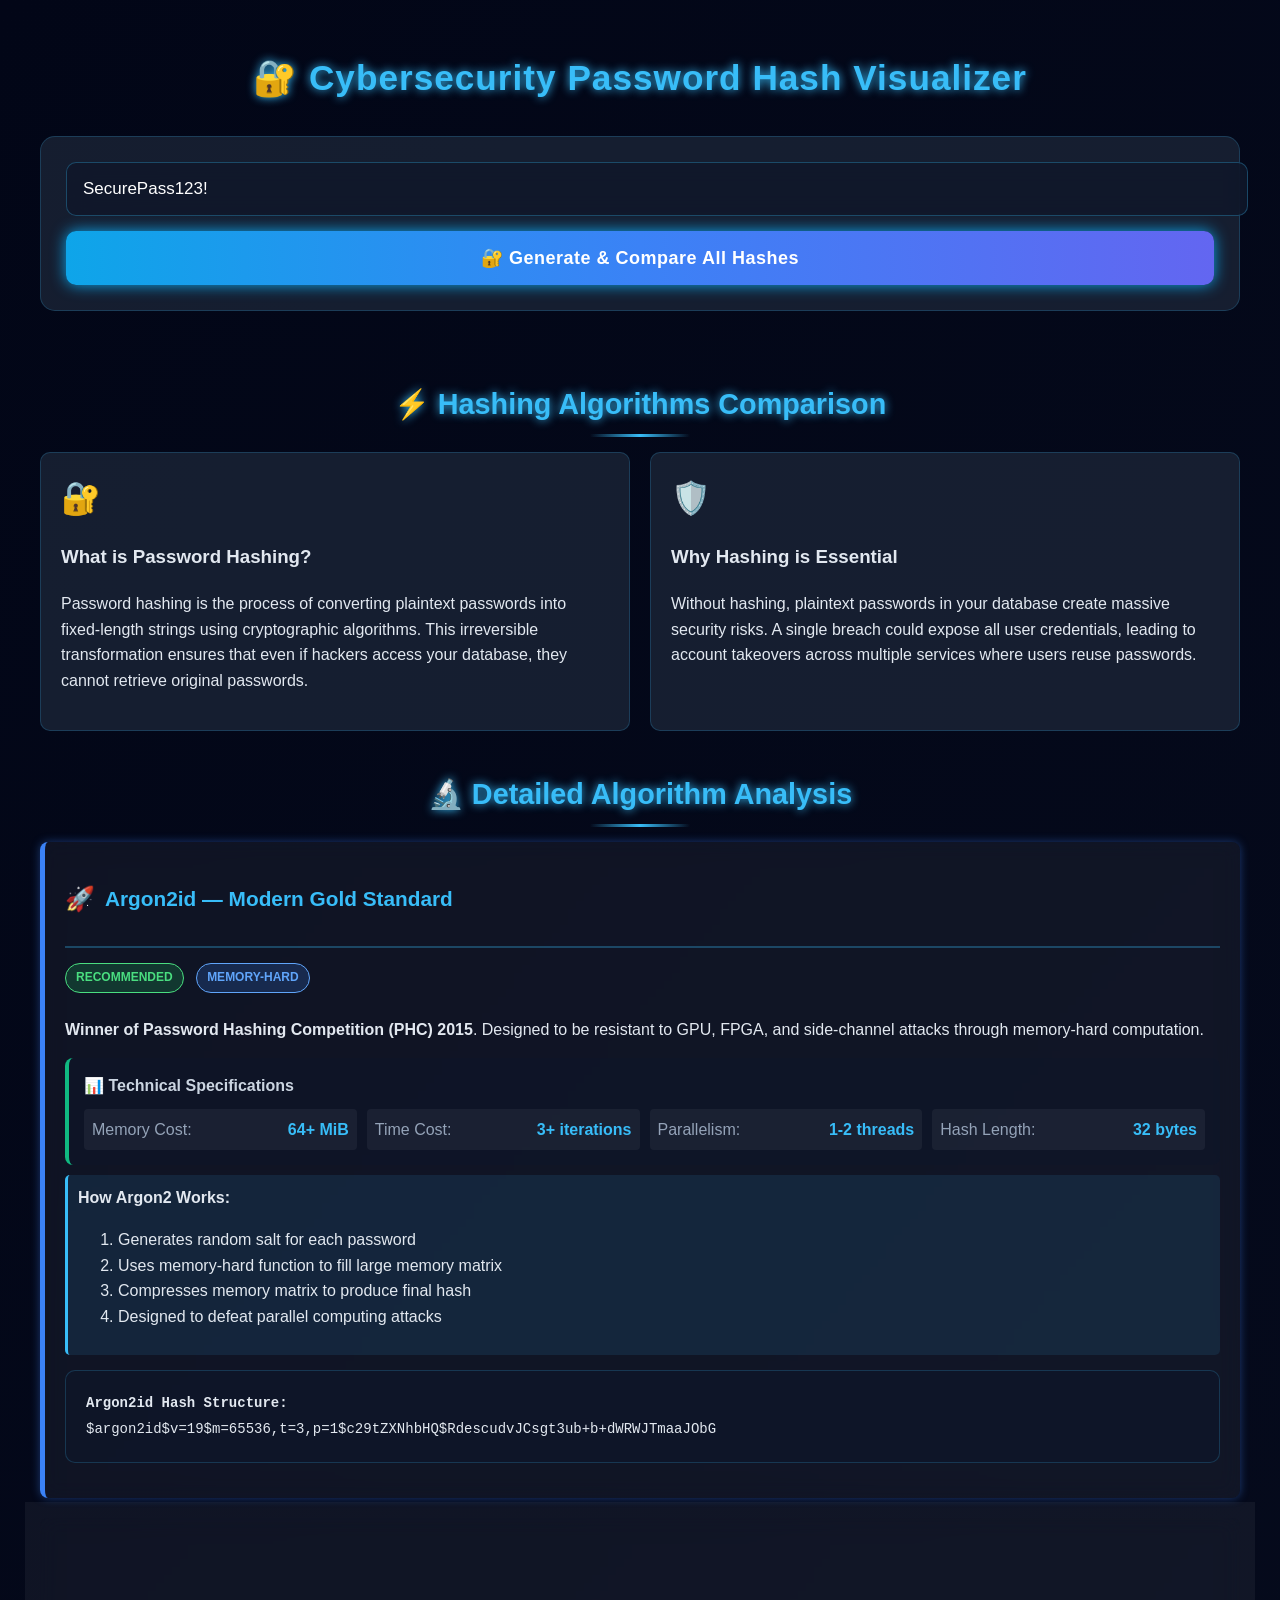
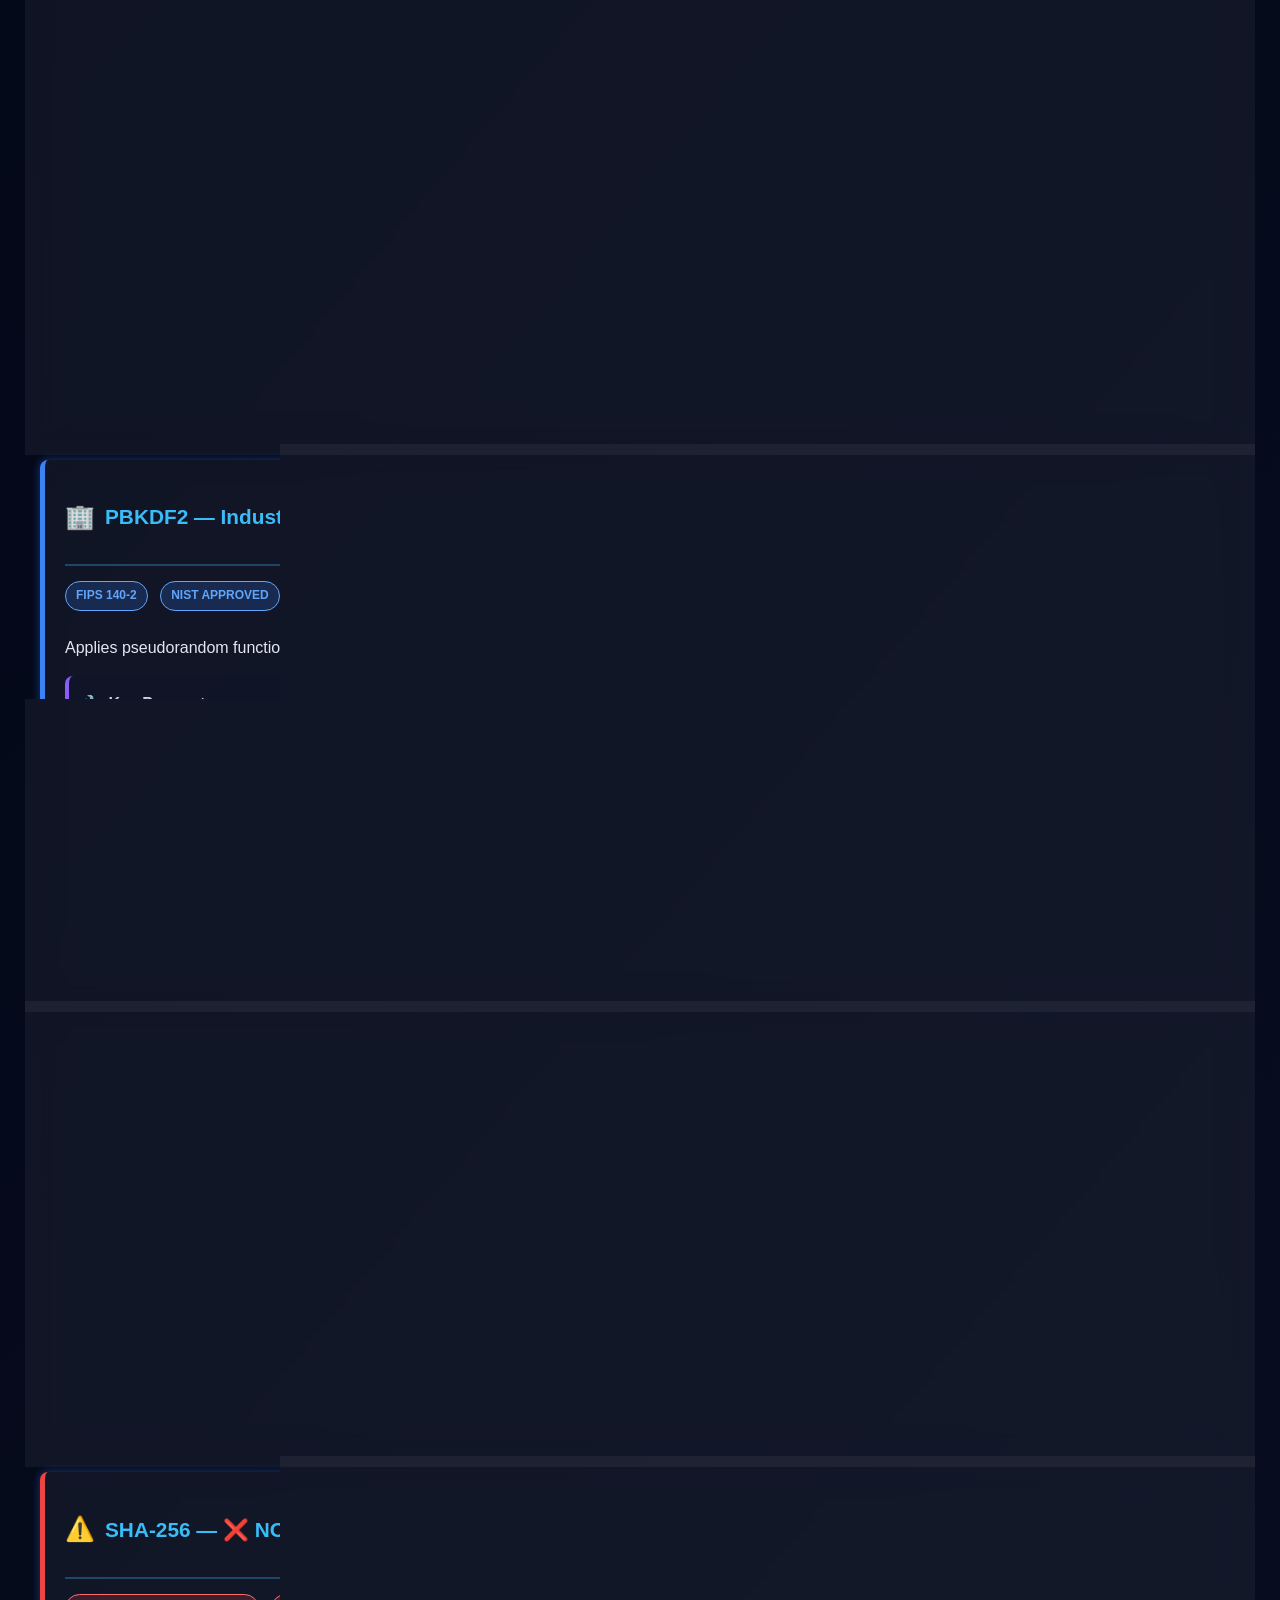
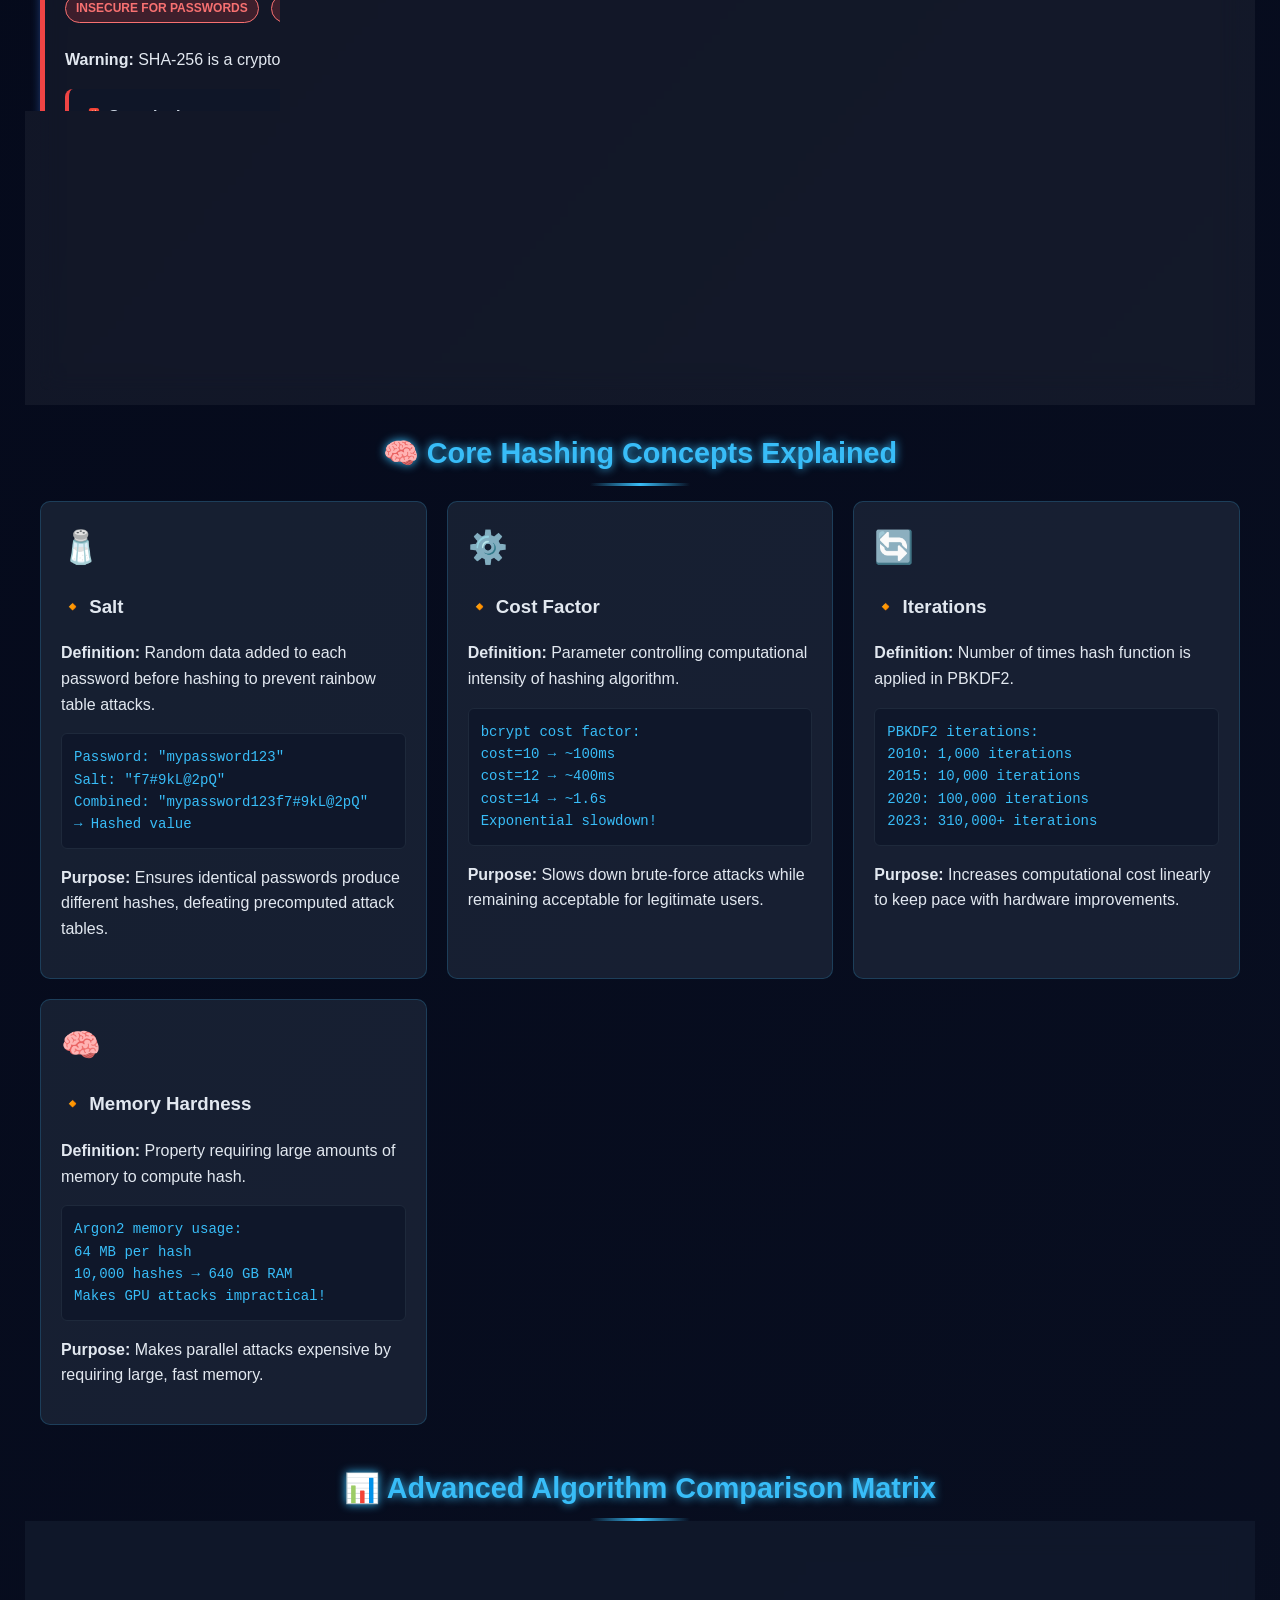
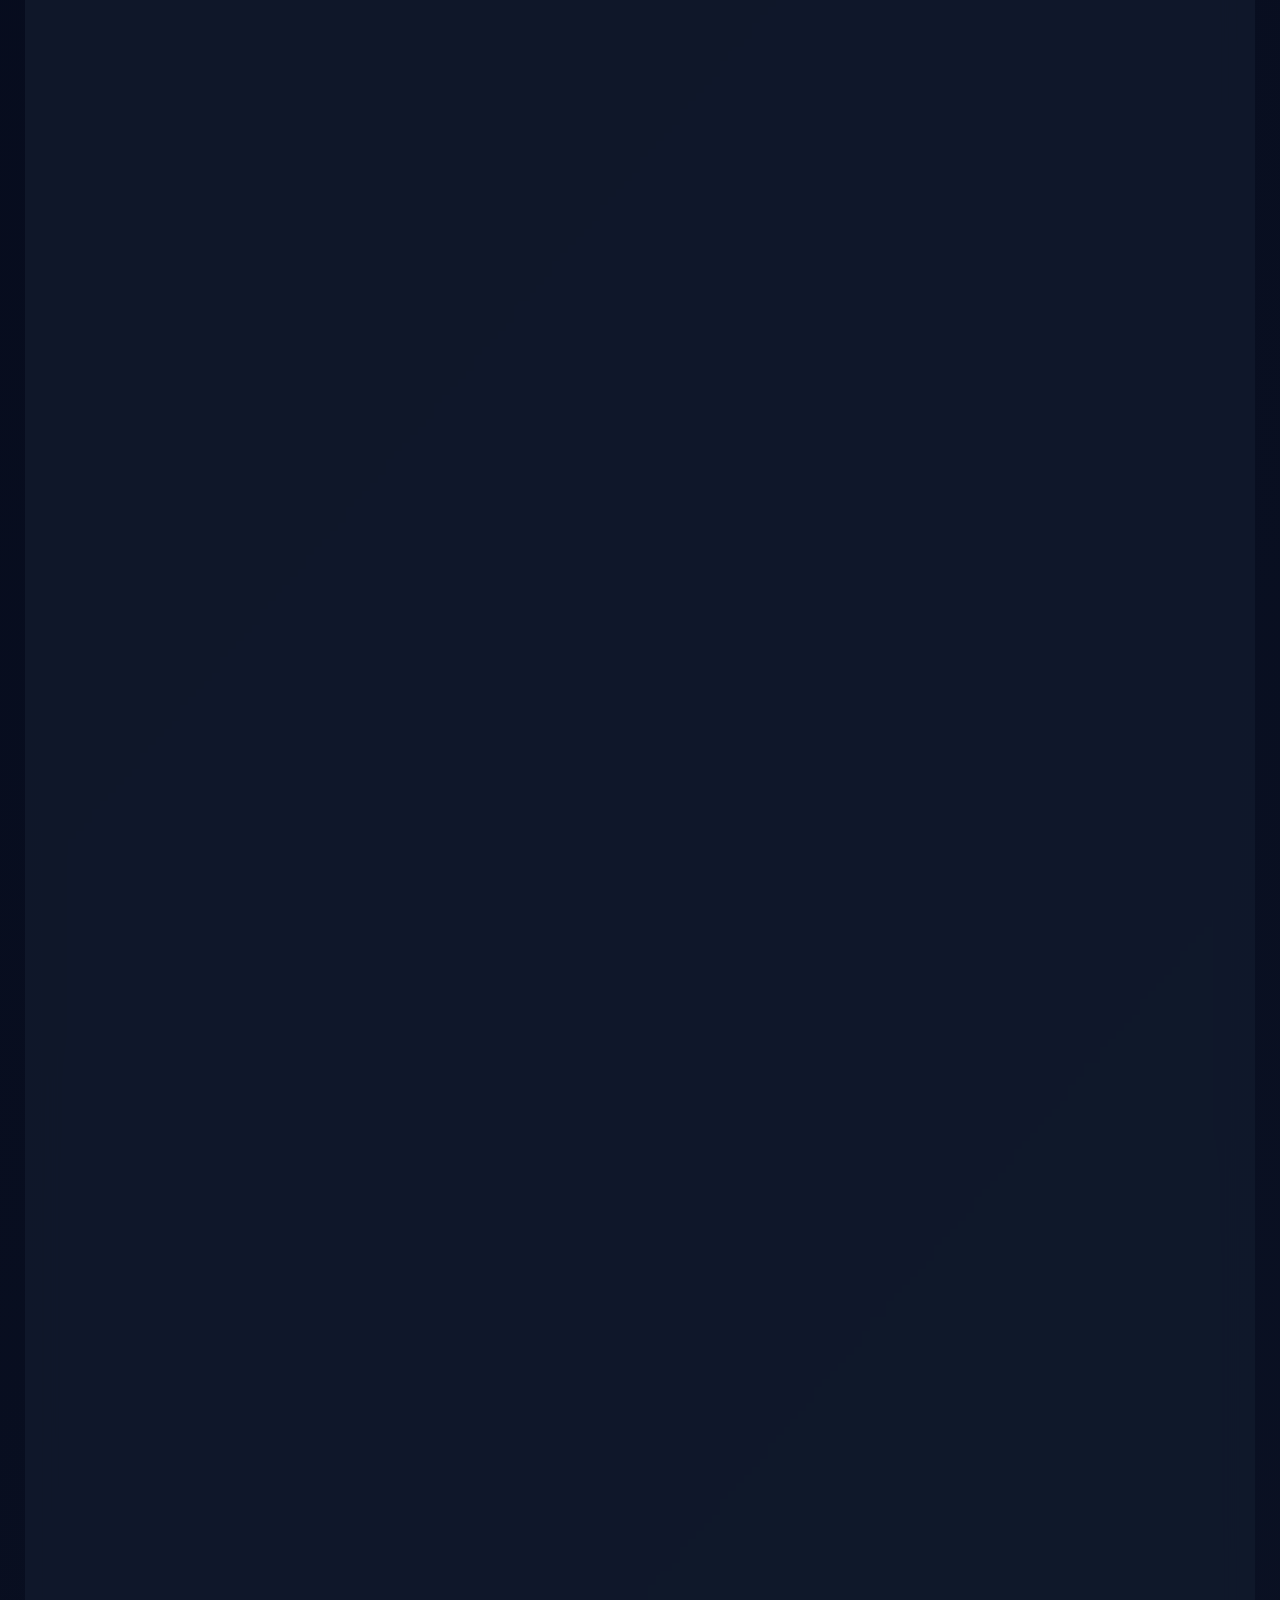
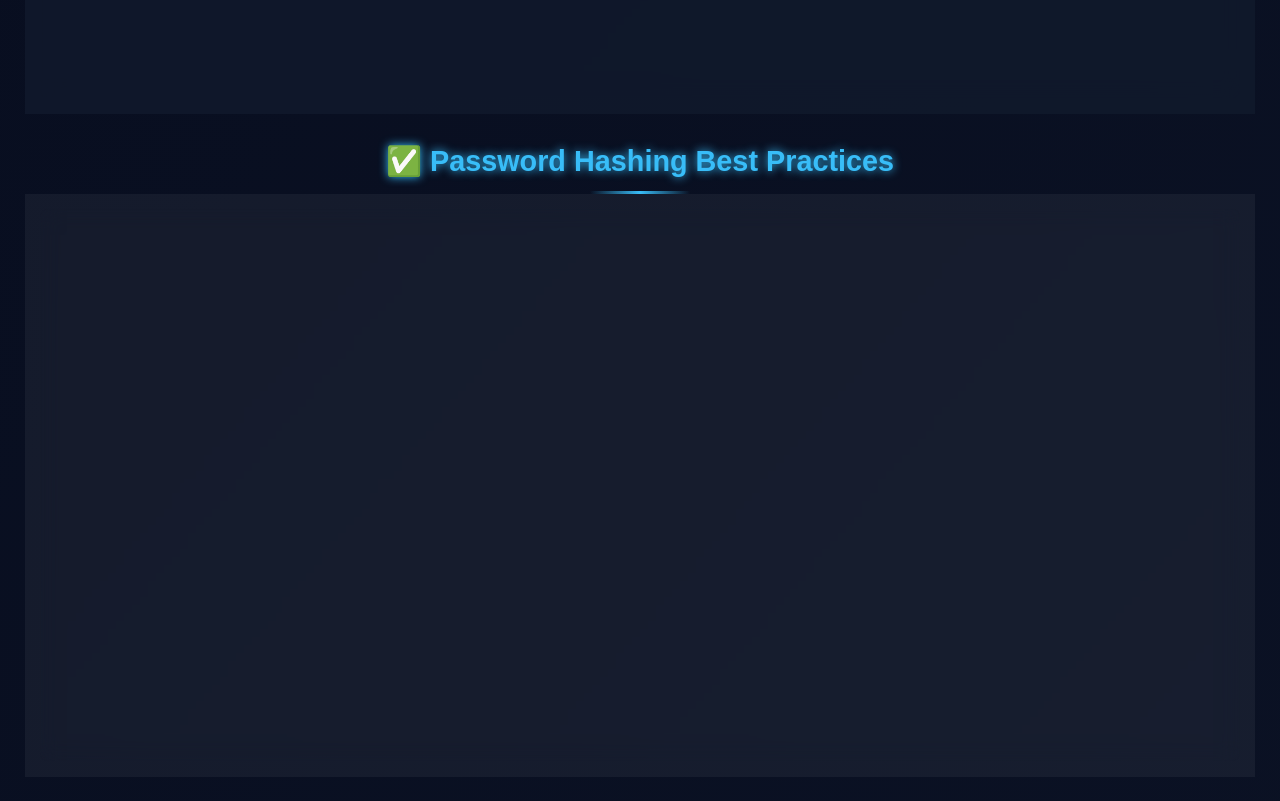
<file: index.html>
<!DOCTYPE html>
<html lang="en">
<head>
<meta charset="UTF-8">
<meta name="viewport" content="width=device-width, initial-scale=1.0">
<title>Password Hash Visualizer - CyberSec Edition</title>

<style>
    /* ========= GLOBAL STYLING ========= */
    body {
        margin: 0;
        padding: 0;
        font-family: "Segoe UI", Roboto, sans-serif;
        background: linear-gradient(130deg, #020617, #0f172a, #1e293b);
        background-size: 300% 300%;
        animation: bgMove 12s infinite alternate;
        color: #e2e8f0;
        line-height: 1.6;
    }

    @keyframes bgMove {
        0% { background-position: left top; }
        100% { background-position: right bottom; }
    }

    h2 {
        text-align: center;
        letter-spacing: 1px;
        margin-top: 30px;
        color: #38bdf8;
        text-shadow: 0 0 10px #38bdf8;
        font-size: 2.2rem;
    }

    /* ========= CONTAINER ========= */
    .container {
        max-width: 1200px;
        margin: auto;
        padding: 20px;
    }

    /* ========= INPUT + BUTTON ========= */
    .input-section {
        background: rgba(30, 41, 59, 0.7);
        padding: 25px;
        border-radius: 15px;
        margin-bottom: 30px;
        border: 1px solid rgba(56, 189, 248, 0.2);
    }

    input {
        width: 100%;
        padding: 16px;
        border-radius: 10px;
        border: none;
        background: rgba(15, 23, 42, 0.8);
        color: #fff;
        outline: none;
        font-size: 17px;
        backdrop-filter: blur(10px);
        margin-bottom: 15px;
        border: 1px solid rgba(56, 189, 248, 0.3);
        transition: all 0.3s;
    }

    input:focus {
        border-color: #38bdf8;
        box-shadow: 0 0 15px rgba(56, 189, 248, 0.4);
    }

    input::placeholder { color: #94a3b8; }

    button {
        width: 100%;
        padding: 16px;
        border-radius: 10px;
        border: none;
        cursor: pointer;
        background: linear-gradient(90deg, #0ea5e9, #3b82f6, #6366f1);
        color: #fff;
        font-size: 18px;
        font-weight: 600;
        letter-spacing: .5px;
        transition: .3s;
        box-shadow: 0 0 15px #0ea5e9;
    }

    button:hover {
        transform: scale(1.03);
        box-shadow: 0 0 25px #38bdf8;
    }

    /* ========= HASH OUTPUT ========= */
    .results-container {
        display: grid;
        grid-template-columns: repeat(auto-fit, minmax(350px, 1fr));
        gap: 20px;
        margin-top: 20px;
    }

    .algorithm-card {
        background: rgba(255,255,255,0.06);
        backdrop-filter: blur(12px);
        padding: 20px;
        border-radius: 12px;
        border: 1px solid rgba(255,255,255,0.12);
        box-shadow: 0 0 12px rgba(0,255,255,0.15);
        animation: fadeIn .4s ease;
        transition: transform 0.3s;
    }

    .algorithm-card:hover {
        transform: translateY(-5px);
    }

    .algorithm-header {
        display: flex;
        align-items: center;
        gap: 10px;
        margin-bottom: 15px;
        padding-bottom: 10px;
        border-bottom: 2px solid rgba(56, 189, 248, 0.3);
    }

    .algorithm-icon {
        font-size: 24px;
        color: #38bdf8;
    }

    .algorithm-title {
        font-size: 1.3rem;
        font-weight: 600;
        color: #38bdf8;
    }

    .algorithm-tag {
        display: inline-block;
        padding: 4px 12px;
        border-radius: 20px;
        font-size: 0.8rem;
        font-weight: 600;
        margin-right: 8px;
        margin-bottom: 8px;
    }

    .tag-recommended { background: rgba(34, 197, 94, 0.2); color: #4ade80; border: 1px solid #4ade80; }
    .tag-secure { background: rgba(59, 130, 246, 0.2); color: #60a5fa; border: 1px solid #60a5fa; }
    .tag-warning { background: rgba(239, 68, 68, 0.2); color: #f87171; border: 1px solid #f87171; }

    @keyframes fadeIn {
        from { opacity: 0; transform: translateY(15px); }
        to { opacity: 1; transform: translateY(0); }
    }

    /* Code-style hash box */
    .code-block {
        background: #0f172a;
        padding: 12px;
        margin-top: 10px;
        border-radius: 6px;
        font-family: "Consolas", monospace;
        color: #38bdf8;
        border: 1px solid #1e293b;
        font-size: 14px;
        overflow-x: auto;
    }

    .hash-output {
        word-break: break-all;
    }

    /* ========= INFO CARDS ========= */
    .info-box {
        background: rgba(255,255,255,0.05);
        backdrop-filter: blur(10px);
        padding: 20px;
        border-left: 5px solid #3b82f6;
        border-radius: 8px;
        margin: 20px 0;
        box-shadow: 0 0 10px rgba(59,130,246,0.4);
        transition: 0.3s;
    }

    .info-box:hover {
        transform: scale(1.01);
        box-shadow: 0 0 18px rgba(59,130,246,0.7);
    }

    .info-grid {
        display: grid;
        grid-template-columns: repeat(auto-fit, minmax(300px, 1fr));
        gap: 20px;
        margin-top: 20px;
    }

    .concept-card {
        background: rgba(30, 41, 59, 0.7);
        padding: 20px;
        border-radius: 10px;
        border: 1px solid rgba(56, 189, 248, 0.2);
    }

    .concept-icon {
        font-size: 32px;
        margin-bottom: 15px;
        color: #38bdf8;
    }

    /* ========= SECTION DIVIDER ========= */
    .divider {
        margin: 40px 0 25px;
        text-align: center;
        font-size: 1.8rem;
        color: #38bdf8;
        font-weight: bold;
        text-shadow: 0 0 10px #38bdf8;
        position: relative;
    }

    .divider::after {
        content: '';
        position: absolute;
        bottom: -10px;
        left: 50%;
        transform: translateX(-50%);
        width: 100px;
        height: 3px;
        background: linear-gradient(90deg, transparent, #38bdf8, transparent);
    }

    /* ========= ALGORITHM DETAILS ========= */
    .algorithm-details {
        margin-top: 15px;
        padding: 15px;
        background: rgba(15, 23, 42, 0.5);
        border-radius: 8px;
        border-left: 4px solid;
    }

    .details-title {
        font-weight: 600;
        color: #cbd5e1;
        margin-bottom: 10px;
        display: flex;
        align-items: center;
        gap: 8px;
    }

    .property-grid {
        display: grid;
        grid-template-columns: repeat(auto-fit, minmax(200px, 1fr));
        gap: 10px;
        margin-top: 10px;
    }

    .property {
        display: flex;
        justify-content: space-between;
        padding: 8px;
        background: rgba(255,255,255,0.05);
        border-radius: 4px;
    }

    .property-name {
        color: #94a3b8;
    }

    .property-value {
        color: #38bdf8;
        font-weight: 600;
    }

    /* ========= DIAGRAM STYLING ========= */
    .diagram {
        background: rgba(15, 23, 42, 0.8);
        padding: 20px;
        border-radius: 10px;
        margin: 15px 0;
        border: 1px solid rgba(56, 189, 248, 0.2);
        font-family: monospace;
        font-size: 14px;
        line-height: 1.8;
    }

    .process-step {
        margin: 10px 0;
        padding: 10px;
        background: rgba(56, 189, 248, 0.1);
        border-radius: 5px;
        border-left: 3px solid #38bdf8;
    }

    /* ========= RESPONSIVE ========= */
    @media (max-width: 768px) {
        .container {
            padding: 15px;
        }
        
        .results-container {
            grid-template-columns: 1fr;
        }
        
        h2 {
            font-size: 1.8rem;
        }
    }



     .algorithm-comparison {
        background: rgba(15, 23, 42, 0.8);
        border-radius: 12px;
        padding: 20px;
        border: 1px solid rgba(56, 189, 248, 0.2);
    }

    .comparison-header {
        text-align: center;
        margin-bottom: 25px;
        padding-bottom: 15px;
        border-bottom: 2px solid rgba(56, 189, 248, 0.3);
    }

    .comparison-title {
        font-size: 1.5rem;
        font-weight: 700;
        color: #38bdf8;
        margin-bottom: 5px;
    }

    .comparison-subtitle {
        color: #94a3b8;
        font-size: 0.9rem;
    }

    .feature-legend {
        display: flex;
        flex-wrap: wrap;
        gap: 15px;
        justify-content: center;
        margin-bottom: 25px;
        padding: 15px;
        background: rgba(30, 41, 59, 0.6);
        border-radius: 8px;
    }

    .legend-item {
        display: flex;
        align-items: center;
        gap: 8px;
        font-size: 0.85rem;
        color: #cbd5e1;
    }

    .legend-dot {
        width: 12px;
        height: 12px;
        border-radius: 50%;
    }

    .legend-dot.excellent { background: #10b981; }
    .legend-dot.good { background: #3b82f6; }
    .legend-dot.moderate { background: #f59e0b; }
    .legend-dot.poor { background: #8b5cf6; }
    .legend-dot.none { background: #ef4444; }

    /* Table Styles */
    .comparison-table {
        display: grid;
        grid-template-rows: auto repeat(5, auto);
        gap: 2px;
        margin-bottom: 30px;
    }

    .table-row {
        display: grid;
        grid-template-columns: 1.5fr repeat(6, 1fr);
        gap: 2px;
    }

    .table-row.header {
        background: rgba(30, 41, 59, 0.9);
        border-radius: 8px 8px 0 0;
    }

    .algorithm-row {
        background: rgba(255, 255, 255, 0.05);
        transition: all 0.3s;
        border-radius: 4px;
    }

    .algorithm-row:hover {
        background: rgba(56, 189, 248, 0.1);
        transform: translateY(-2px);
    }

    .algorithm-row.warning {
        background: rgba(239, 68, 68, 0.1);
    }

    .algorithm-row.warning:hover {
        background: rgba(239, 68, 68, 0.15);
    }

    .table-cell {
        padding: 15px;
        display: flex;
        flex-direction: column;
        justify-content: center;
    }

    .algorithm-col {
        align-items: flex-start;
    }

    .algorithm-name {
        display: flex;
        align-items: center;
        gap: 10px;
        font-weight: 600;
        font-size: 1.1rem;
        margin-bottom: 8px;
    }

    .algo-icon {
        font-size: 1.3rem;
    }

    .algorithm-tag {
        display: inline-block;
        padding: 4px 10px;
        border-radius: 15px;
        font-size: 0.75rem;
        font-weight: 600;
        text-transform: uppercase;
    }

    .algorithm-tag.modern {
        background: rgba(16, 185, 129, 0.2);
        color: #10b981;
        border: 1px solid #10b981;
    }

    .algorithm-tag.proven {
        background: rgba(59, 130, 246, 0.2);
        color: #60a5fa;
        border: 1px solid #60a5fa;
    }

    .algorithm-tag.standard {
        background: rgba(139, 92, 246, 0.2);
        color: #a78bfa;
        border: 1px solid #a78bfa;
    }

    .algorithm-tag.memory {
        background: rgba(245, 158, 11, 0.2);
        color: #fbbf24;
        border: 1px solid #fbbf24;
    }

    .algorithm-tag.danger {
        background: rgba(239, 68, 68, 0.2);
        color: #f87171;
        border: 1px solid #f87171;
    }

    .feature-col {
        align-items: center;
        text-align: center;
        cursor: pointer;
        transition: background 0.3s;
    }

    .feature-col:hover {
        background: rgba(56, 189, 248, 0.1);
    }

    .feature-name {
        font-weight: 600;
        font-size: 0.9rem;
        color: #38bdf8;
        display: block;
        margin-bottom: 4px;
    }

    .feature-desc {
        font-size: 0.75rem;
        color: #94a3b8;
        display: block;
    }

    .rating-box {
        padding: 8px 12px;
        border-radius: 6px;
        background: rgba(255, 255, 255, 0.05);
        transition: all 0.3s;
    }

    .rating-box:hover {
        transform: scale(1.05);
    }

    .rating-box[data-rating="excellent"] {
        background: rgba(16, 185, 129, 0.2);
        border: 1px solid #10b981;
    }

    .rating-box[data-rating="good"] {
        background: rgba(59, 130, 246, 0.2);
        border: 1px solid #3b82f6;
    }

    .rating-box[data-rating="moderate"] {
        background: rgba(245, 158, 11, 0.2);
        border: 1px solid #f59e0b;
    }

    .rating-box[data-rating="poor"] {
        background: rgba(139, 92, 246, 0.2);
        border: 1px solid #8b5cf6;
    }

    .rating-box[data-rating="none"] {
        background: rgba(239, 68, 68, 0.2);
        border: 1px solid #ef4444;
    }

    .rating-box.recommended {
        background: linear-gradient(135deg, #10b981, #059669);
        color: white;
        border: none;
    }

    .rating-box.danger {
        background: linear-gradient(135deg, #ef4444, #dc2626);
        color: white;
        border: none;
    }

    .rating-icon {
        font-size: 1.1rem;
        display: block;
        margin-bottom: 4px;
    }

    .rating-text {
        font-size: 0.85rem;
        font-weight: 600;
    }

    .feature-detail {
        font-size: 0.7rem;
        color: #94a3b8;
        margin-top: 4px;
    }

    .speed-meter {
        background: rgba(255, 255, 255, 0.1);
        border-radius: 10px;
        padding: 8px;
        position: relative;
        height: 36px;
    }

    .speed-bar {
        height: 20px;
        background: linear-gradient(90deg, #10b981, #ef4444);
        border-radius: 10px;
        transition: width 1s ease;
    }

    .speed-text {
        position: absolute;
        top: 50%;
        left: 50%;
        transform: translate(-50%, -50%);
        font-size: 0.8rem;
        font-weight: 600;
        color: white;
        text-shadow: 0 0 3px rgba(0, 0, 0, 0.5);
    }

    /* Feature Explanations */
    .feature-explanations {
        margin-top: 30px;
        padding: 20px;
        background: rgba(15, 23, 42, 0.6);
        border-radius: 8px;
        border-left: 4px solid #38bdf8;
    }

    .explanation {
        display: none;
        animation: fadeIn 0.5s ease;
    }

    .explanation.active {
        display: block;
    }

    .explanation h4 {
        color: #38bdf8;
        margin-bottom: 10px;
        display: flex;
        align-items: center;
        gap: 10px;
    }

    .explanation ul {
        margin: 10px 0;
        padding-left: 20px;
    }

    .explanation li {
        margin: 8px 0;
        color: #cbd5e1;
    }

    .explanation li strong {
        color: #38bdf8;
    }

    /* Performance Metrics */
    .performance-metrics {
        margin-top: 30px;
        padding: 20px;
        background: rgba(30, 41, 59, 0.7);
        border-radius: 8px;
        border: 1px solid rgba(56, 189, 248, 0.2);
    }

    .metric-header {
        text-align: center;
        margin-bottom: 25px;
    }

    .metric-header h4 {
        color: #38bdf8;
        margin-bottom: 5px;
    }

    .metrics-grid {
        display: grid;
        grid-template-columns: repeat(auto-fit, minmax(200px, 1fr));
        gap: 20px;
    }

    .metric {
        background: rgba(15, 23, 42, 0.8);
        padding: 15px;
        border-radius: 8px;
        border: 1px solid rgba(255, 255, 255, 0.1);
    }

    .metric.danger {
        border-color: rgba(239, 68, 68, 0.3);
    }

    .metric-label {
        font-weight: 600;
        margin-bottom: 10px;
        color: #e2e8f0;
    }

    .metric-bar-container {
        background: rgba(255, 255, 255, 0.1);
        border-radius: 10px;
        height: 20px;
        margin-bottom: 8px;
        overflow: hidden;
    }

    .metric-bar {
        height: 100%;
        border-radius: 10px;
        transition: width 1s ease;
    }

    .metric-value {
        text-align: right;
        font-size: 0.9rem;
        color: #94a3b8;
        font-weight: 600;
    }

    .metric-footer {
        text-align: center;
        margin-top: 20px;
        color: #64748b;
        font-size: 0.85rem;
    }

    /* Responsive Design */
    @media (max-width: 1200px) {
        .table-row {
            grid-template-columns: 1.2fr repeat(6, 1fr);
        }
    }

    @media (max-width: 992px) {
        .comparison-table {
            overflow-x: auto;
        }
        
        .table-row {
            grid-template-columns: 200px repeat(6, 150px);
            min-width: 1100px;
        }
    }

    @media (max-width: 768px) {
        .feature-legend {
            flex-direction: column;
            align-items: flex-start;
            gap: 10px;
        }
        
        .metrics-grid {
            grid-template-columns: 1fr;
        }
    }
</style>
</head>
<body>

<div class="container">
    <h2>🔐 Cybersecurity Password Hash Visualizer</h2>
    
    <div class="input-section">
        <input id="password" type="text" placeholder="Enter a password to visualize hashing process">
        <button onclick="generateHashes()">🔐 Generate & Compare All Hashes</button>
    </div>

    <div id="results" class="results-container"></div>

    <!-- ALGORITHM COMPARISON SECTION -->
    <div class="divider">⚡ Hashing Algorithms Comparison</div>
    
    <div class="info-grid">
        <div class="concept-card">
            <div class="concept-icon">🔐</div>
            <h3>What is Password Hashing?</h3>
            <p>Password hashing is the process of converting plaintext passwords into fixed-length strings using cryptographic algorithms. This irreversible transformation ensures that even if hackers access your database, they cannot retrieve original passwords.</p>
        </div>
        
        <div class="concept-card">
            <div class="concept-icon">🛡️</div>
            <h3>Why Hashing is Essential</h3>
            <p>Without hashing, plaintext passwords in your database create massive security risks. A single breach could expose all user credentials, leading to account takeovers across multiple services where users reuse passwords.</p>
        </div>
    </div>

    <!-- DETAILED ALGORITHM INFORMATION -->
    <div class="divider">🔬 Detailed Algorithm Analysis</div>

    <!-- Argon2 -->
    <div class="info-box">
        <div class="algorithm-header">
            <div class="algorithm-icon">🚀</div>
            <h3 class="algorithm-title">Argon2id — Modern Gold Standard</h3>
        </div>
        <div class="algorithm-tag tag-recommended">RECOMMENDED</div>
        <div class="algorithm-tag tag-secure">MEMORY-HARD</div>
        
        <p><strong>Winner of Password Hashing Competition (PHC) 2015</strong>. Designed to be resistant to GPU, FPGA, and side-channel attacks through memory-hard computation.</p>
        
        <div class="algorithm-details" style="border-left-color: #10b981;">
            <div class="details-title">📊 Technical Specifications</div>
            <div class="property-grid">
                <div class="property">
                    <span class="property-name">Memory Cost:</span>
                    <span class="property-value">64+ MiB</span>
                </div>
                <div class="property">
                    <span class="property-name">Time Cost:</span>
                    <span class="property-value">3+ iterations</span>
                </div>
                <div class="property">
                    <span class="property-name">Parallelism:</span>
                    <span class="property-value">1-2 threads</span>
                </div>
                <div class="property">
                    <span class="property-name">Hash Length:</span>
                    <span class="property-value">32 bytes</span>
                </div>
            </div>
        </div>

        <div class="process-step">
            <strong>How Argon2 Works:</strong>
            <ol>
                <li>Generates random salt for each password</li>
                <li>Uses memory-hard function to fill large memory matrix</li>
                <li>Compresses memory matrix to produce final hash</li>
                <li>Designed to defeat parallel computing attacks</li>
            </ol>
        </div>

        <div class="diagram">
            <strong>Argon2id Hash Structure:</strong><br>
            $argon2id$v=19$m=65536,t=3,p=1$c29tZXNhbHQ$RdescudvJCsgt3ub+b+dWRWJTmaaJObG
        </div>
    </div>

    <!-- bcrypt -->
    <div class="info-box">
        <div class="algorithm-header">
            <div class="algorithm-icon">🛡️</div>
            <h3 class="algorithm-title">bcrypt — Battle Tested</h3>
        </div>
        <div class="algorithm-tag tag-secure">SECURE</div>
        <div class="algorithm-tag tag-secure">TIME-HARD</div>
        
        <p>Slow-by-design algorithm with automatic salting and adjustable cost factor. Based on Blowfish cipher, proven secure for over 20 years.</p>
        
        <div class="algorithm-details" style="border-left-color: #3b82f6;">
            <div class="details-title">⚙️ Configuration Parameters</div>
            <div class="property-grid">
                <div class="property">
                    <span class="property-name">Cost Factor:</span>
                    <span class="property-value">10-14 (adjustable)</span>
                </div>
                <div class="property">
                    <span class="property-name">Salt Length:</span>
                    <span class="property-value">128 bits</span>
                </div>
                <div class="property">
                    <span class="property-name">Hash Length:</span>
                    <span class="property-value">184 bits</span>
                </div>
                <div class="property">
                    <span class="property-name">Algorithm:</span>
                    <span class="property-value">EksBlowfish</span>
                </div>
            </div>
        </div>

        <div class="diagram">
            <strong>bcrypt Hash Structure:</strong><br>
            $2b$12$cFzFdO.Mp2tRqYkC5P8Z1u5jJlX8G9Y2hH7fN6vB4cV3aZ1x$nKp5sT8wY0qR2tU4iO6pA7s
        </div>

        <div class="process-step">
            <strong>Adaptive Security:</strong> Cost factor can be increased over time as hardware improves, maintaining security without changing algorithm.
        </div>
    </div>

    <!-- PBKDF2 -->
    <div class="info-box">
        <div class="algorithm-header">
            <div class="algorithm-icon">🏢</div>
            <h3 class="algorithm-title">PBKDF2 — Industry Standard</h3>
        </div>
        <div class="algorithm-tag tag-secure">FIPS 140-2</div>
        <div class="algorithm-tag tag-secure">NIST APPROVED</div>
        
        <p>Applies pseudorandom function (HMAC with SHA-256) thousands of times to slow down brute force attacks. Widely adopted in enterprise systems.</p>
        
        <div class="algorithm-details" style="border-left-color: #8b5cf6;">
            <div class="details-title">🔧 Key Parameters</div>
            <div class="property-grid">
                <div class="property">
                    <span class="property-name">Iterations:</span>
                    <span class="property-value">100,000+</span>
                </div>
                <div class="property">
                    <span class="property-name">PRF:</span>
                    <span class="property-value">HMAC-SHA256</span>
                </div>
                <div class="property">
                    <span class="property-name">Key Length:</span>
                    <span class="property-value">32 bytes</span>
                </div>
                <div class="property">
                    <span class="property-name">Salt Length:</span>
                    <span class="property-value">16+ bytes</span>
                </div>
            </div>
        </div>

        <div class="process-step">
            <strong>PBKDF2 Process:</strong><br>
            1. Generate random salt<br>
            2. Apply HMAC(password + salt) once<br>
            3. Repeat iteration count times<br>
            4. XOR results for final key<br>
            5. Truncate to desired length
        </div>
    </div>

    <!-- scrypt -->
    <div class="info-box">
        <div class="algorithm-header">
            <div class="algorithm-icon">💾</div>
            <h3 class="algorithm-title">scrypt — RAM Heavy</h3>
        </div>
        <div class="algorithm-tag tag-secure">MEMORY-INTENSIVE</div>
        
        <p>Designed to be memory-hard, forcing attackers to use large amounts of RAM which is more expensive than CPU/GPU resources for large-scale attacks.</p>
        
        <div class="algorithm-details" style="border-left-color: #f59e0b;">
            <div class="details-title">🧠 Memory Parameters</div>
            <div class="property-grid">
                <div class="property">
                    <span class="property-name">N (Cost):</span>
                    <span class="property-value">16384</span>
                </div>
                <div class="property">
                    <span class="property-name">r (Block Size):</span>
                    <span class="property-value">8</span>
                </div>
                <div class="property">
                    <span class="property-name">p (Parallel):</span>
                    <span class="property-value">1</span>
                </div>
                <div class="property">
                    <span class="property-name">Memory:</span>
                    <span class="property-value">~16 MB</span>
                </div>
            </div>
        </div>

        <div class="process-step">
            <strong>scrypt Algorithm Flow:</strong><br>
            Password + Salt → PBKDF2 → Large Memory Matrix → ROMix Function → PBKDF2 → Final Hash
        </div>
    </div>

    <!-- SHA-256 Warning -->
    <div class="info-box" style="border-left-color: #ef4444;">
        <div class="algorithm-header">
            <div class="algorithm-icon">⚠️</div>
            <h3 class="algorithm-title">SHA-256 — ❌ NOT for Password Storage</h3>
        </div>
        <div class="algorithm-tag tag-warning">INSECURE FOR PASSWORDS</div>
        <div class="algorithm-tag tag-warning">TOO FAST</div>
        
        <p><strong>Warning:</strong> SHA-256 is a cryptographic hash function, not a password hashing function. It's designed for speed, making it vulnerable to GPU brute-force attacks.</p>
        
        <div class="algorithm-details" style="border-left-color: #ef4444;">
            <div class="details-title">🚨 Security Issues</div>
            <ul>
                <li>No built-in salt mechanism</li>
                <li>No cost factor adjustment</li>
                <li>GPU can compute billions of hashes/second</li>
                <li>Vulnerable to rainbow table attacks</li>
                <li>No memory-hardness protection</li>
            </ul>
        </div>

        <div class="process-step">
            <strong>Use SHA-256 for:</strong> Data integrity verification, digital signatures, blockchain - but NEVER for password storage!
        </div>
    </div>

    <!-- HASHING CONCEPTS -->
    <div class="divider">🧠 Core Hashing Concepts Explained</div>
    
    <div class="info-grid">
        <div class="concept-card">
            <div class="concept-icon">🧂</div>
            <h3>🔸 Salt</h3>
            <p><strong>Definition:</strong> Random data added to each password before hashing to prevent rainbow table attacks.</p>
            <div class="code-block">
                Password: "mypassword123"<br>
                Salt: "f7#9kL@2pQ"<br>
                Combined: "mypassword123f7#9kL@2pQ"<br>
                → Hashed value
            </div>
            <p><strong>Purpose:</strong> Ensures identical passwords produce different hashes, defeating precomputed attack tables.</p>
        </div>

        <div class="concept-card">
            <div class="concept-icon">⚙️</div>
            <h3>🔸 Cost Factor</h3>
            <p><strong>Definition:</strong> Parameter controlling computational intensity of hashing algorithm.</p>
            <div class="code-block">
                bcrypt cost factor:<br>
                cost=10 → ~100ms<br>
                cost=12 → ~400ms<br>
                cost=14 → ~1.6s<br>
                Exponential slowdown!
            </div>
            <p><strong>Purpose:</strong> Slows down brute-force attacks while remaining acceptable for legitimate users.</p>
        </div>

        <div class="concept-card">
            <div class="concept-icon">🔄</div>
            <h3>🔸 Iterations</h3>
            <p><strong>Definition:</strong> Number of times hash function is applied in PBKDF2.</p>
            <div class="code-block">
                PBKDF2 iterations:<br>
                2010: 1,000 iterations<br>
                2015: 10,000 iterations<br>
                2020: 100,000 iterations<br>
                2023: 310,000+ iterations
            </div>
            <p><strong>Purpose:</strong> Increases computational cost linearly to keep pace with hardware improvements.</p>
        </div>

        <div class="concept-card">
            <div class="concept-icon">🧠</div>
            <h3>🔸 Memory Hardness</h3>
            <p><strong>Definition:</strong> Property requiring large amounts of memory to compute hash.</p>
            <div class="code-block">
                Argon2 memory usage:<br>
                64 MB per hash<br>
                10,000 hashes → 640 GB RAM<br>
                Makes GPU attacks impractical!
            </div>
            <p><strong>Purpose:</strong> Makes parallel attacks expensive by requiring large, fast memory.</p>
        </div>
    </div>

    <!-- SECURITY COMPARISON -->
<div class="divider">📊 Advanced Algorithm Comparison Matrix</div>

<div class="info-box">
    <div class="algorithm-comparison">
        <!-- Table Header -->
        <div class="comparison-header">
            <div class="comparison-title">Security Feature Comparison Matrix</div>
            <div class="comparison-subtitle">Click on any feature for detailed explanation</div>
        </div>

        <!-- Feature Legend -->
        <div class="feature-legend">
            <div class="legend-item">
                <span class="legend-dot excellent"></span>
                <span>Excellent (✓✓✓)</span>
            </div>
            <div class="legend-item">
                <span class="legend-dot good"></span>
                <span>Good (✓✓)</span>
            </div>
            <div class="legend-item">
                <span class="legend-dot moderate"></span>
                <span>Moderate (✓)</span>
            </div>
            <div class="legend-item">
                <span class="legend-dot poor"></span>
                <span>Poor (✗)</span>
            </div>
            <div class="legend-item">
                <span class="legend-dot none"></span>
                <span>None (✗✗)</span>
            </div>
        </div>

        <!-- Comparison Table -->
        <div class="comparison-table">
            <!-- Column Headers -->
            <div class="table-row header">
                <div class="table-cell algorithm-col">ALGORITHM</div>
                <div class="table-cell feature-col" data-feature="salt">
                    <span class="feature-name">SALTING</span>
                    <span class="feature-desc">Prevents rainbow table attacks</span>
                </div>
                <div class="table-cell feature-col" data-feature="adaptive">
                    <span class="feature-name">ADAPTIVE</span>
                    <span class="feature-desc">Adjustable work factor over time</span>
                </div>
                <div class="table-cell feature-col" data-feature="memory">
                    <span class="feature-name">MEMORY-HARD</span>
                    <span class="feature-desc">Resists GPU/ASIC attacks</span>
                </div>
                <div class="table-cell feature-col" data-feature="gpu">
                    <span class="feature-name">GPU RESISTANT</span>
                    <span class="feature-desc">Slows parallel computation</span>
                </div>
                <div class="table-cell feature-col" data-feature="recommended">
                    <span class="feature-name">RECOMMENDATION</span>
                    <span class="feature-desc">Current best practice</span>
                </div>
                <div class="table-cell feature-col" data-feature="speed">
                    <span class="feature-name">HASH SPEED*</span>
                    <span class="feature-desc">Relative performance</span>
                </div>
            </div>

            <!-- Argon2id Row -->
            <div class="table-row algorithm-row" data-algorithm="argon2id">
                <div class="table-cell algorithm-col">
                    <div class="algorithm-name">
                        <span class="algo-icon">🚀</span>
                        <span>Argon2id</span>
                    </div>
                    <div class="algorithm-tag modern">MODERN</div>
                </div>
                <div class="table-cell feature-col" data-rating="excellent">
                    <div class="rating-box">
                        <span class="rating-icon">✓✓✓</span>
                        <span class="rating-text">Auto + Unique</span>
                    </div>
                </div>
                <div class="table-cell feature-col" data-rating="excellent">
                    <div class="rating-box">
                        <span class="rating-icon">✓✓✓</span>
                        <span class="rating-text">Memory & Time</span>
                    </div>
                </div>
                <div class="table-cell feature-col" data-rating="excellent">
                    <div class="rating-box">
                        <span class="rating-icon">✓✓✓</span>
                        <span class="rating-text">Strong</span>
                    </div>
                    <div class="feature-detail">~64 MB/hash</div>
                </div>
                <div class="table-cell feature-col" data-rating="excellent">
                    <div class="rating-box">
                        <span class="rating-icon">✓✓✓</span>
                        <span class="rating-text">Excellent</span>
                    </div>
                </div>
                <div class="table-cell feature-col" data-rating="excellent">
                    <div class="rating-box recommended">
                        <span class="rating-icon">🏆</span>
                        <span class="rating-text">First Choice</span>
                    </div>
                </div>
                <div class="table-cell feature-col">
                    <div class="speed-meter">
                        <div class="speed-bar" style="width: 40%"></div>
                        <span class="speed-text">Slow (Secure)</span>
                    </div>
                </div>
            </div>

            <!-- bcrypt Row -->
            <div class="table-row algorithm-row" data-algorithm="bcrypt">
                <div class="table-cell algorithm-col">
                    <div class="algorithm-name">
                        <span class="algo-icon">🛡️</span>
                        <span>bcrypt</span>
                    </div>
                    <div class="algorithm-tag proven">PROVEN</div>
                </div>
                <div class="table-cell feature-col" data-rating="good">
                    <div class="rating-box">
                        <span class="rating-icon">✓✓</span>
                        <span class="rating-text">Auto</span>
                    </div>
                </div>
                <div class="table-cell feature-col" data-rating="good">
                    <div class="rating-box">
                        <span class="rating-icon">✓✓</span>
                        <span class="rating-text">Time Only</span>
                    </div>
                </div>
                <div class="table-cell feature-col" data-rating="poor">
                    <div class="rating-box">
                        <span class="rating-icon">✗</span>
                        <span class="rating-text">No</span>
                    </div>
                </div>
                <div class="table-cell feature-col" data-rating="good">
                    <div class="rating-box">
                        <span class="rating-icon">✓✓</span>
                        <span class="rating-text">Good</span>
                    </div>
                </div>
                <div class="table-cell feature-col" data-rating="good">
                    <div class="rating-box">
                        <span class="rating-icon">👍</span>
                        <span class="rating-text">Legacy Choice</span>
                    </div>
                </div>
                <div class="table-cell feature-col">
                    <div class="speed-meter">
                        <div class="speed-bar" style="width: 60%"></div>
                        <span class="speed-text">Medium</span>
                    </div>
                </div>
            </div>

            <!-- PBKDF2 Row -->
            <div class="table-row algorithm-row" data-algorithm="pbkdf2">
                <div class="table-cell algorithm-col">
                    <div class="algorithm-name">
                        <span class="algo-icon">🏢</span>
                        <span>PBKDF2</span>
                    </div>
                    <div class="algorithm-tag standard">STANDARD</div>
                </div>
                <div class="table-cell feature-col" data-rating="moderate">
                    <div class="rating-box">
                        <span class="rating-icon">✓</span>
                        <span class="rating-text">Manual</span>
                    </div>
                </div>
                <div class="table-cell feature-col" data-rating="good">
                    <div class="rating-box">
                        <span class="rating-icon">✓✓</span>
                        <span class="rating-text">Iterations</span>
                    </div>
                </div>
                <div class="table-cell feature-col" data-rating="poor">
                    <div class="rating-box">
                        <span class="rating-icon">✗</span>
                        <span class="rating-text">No</span>
                    </div>
                </div>
                <div class="table-cell feature-col" data-rating="poor">
                    <div class="rating-box">
                        <span class="rating-icon">✗</span>
                        <span class="rating-text">Poor</span>
                    </div>
                </div>
                <div class="table-cell feature-col" data-rating="moderate">
                    <div class="rating-box">
                        <span class="rating-icon">⚠️</span>
                        <span class="rating-text">If Required</span>
                    </div>
                </div>
                <div class="table-cell feature-col">
                    <div class="speed-meter">
                        <div class="speed-bar" style="width: 70%"></div>
                        <span class="speed-text">Fast (Insecure)</span>
                    </div>
                </div>
            </div>

            <!-- scrypt Row -->
            <div class="table-row algorithm-row" data-algorithm="scrypt">
                <div class="table-cell algorithm-col">
                    <div class="algorithm-name">
                        <span class="algo-icon">💾</span>
                        <span>scrypt</span>
                    </div>
                    <div class="algorithm-tag memory">MEMORY-HARD</div>
                </div>
                <div class="table-cell feature-col" data-rating="good">
                    <div class="rating-box">
                        <span class="rating-icon">✓✓</span>
                        <span class="rating-text">Auto</span>
                    </div>
                </div>
                <div class="table-cell feature-col" data-rating="good">
                    <div class="rating-box">
                        <span class="rating-icon">✓✓</span>
                        <span class="rating-text">Memory & Time</span>
                    </div>
                </div>
                <div class="table-cell feature-col" data-rating="good">
                    <div class="rating-box">
                        <span class="rating-icon">✓✓</span>
                        <span class="rating-text">Moderate</span>
                    </div>
                    <div class="feature-detail">~16 MB/hash</div>
                </div>
                <div class="table-cell feature-col" data-rating="good">
                    <div class="rating-box">
                        <span class="rating-icon">✓✓</span>
                        <span class="rating-text">Good</span>
                    </div>
                </div>
                <div class="table-cell feature-col" data-rating="good">
                    <div class="rating-box">
                        <span class="rating-icon">👍</span>
                        <span class="rating-text">Alternative</span>
                    </div>
                </div>
                <div class="table-cell feature-col">
                    <div class="speed-meter">
                        <div class="speed-bar" style="width: 50%"></div>
                        <span class="speed-text">Medium-Slow</span>
                    </div>
                </div>
            </div>

            <!-- SHA-256 Warning Row -->
            <div class="table-row algorithm-row warning" data-algorithm="sha256">
                <div class="table-cell algorithm-col">
                    <div class="algorithm-name">
                        <span class="algo-icon">⚠️</span>
                        <span>SHA-256</span>
                    </div>
                    <div class="algorithm-tag danger">DANGEROUS</div>
                </div>
                <div class="table-cell feature-col" data-rating="none">
                    <div class="rating-box">
                        <span class="rating-icon">✗✗</span>
                        <span class="rating-text">None</span>
                    </div>
                </div>
                <div class="table-cell feature-col" data-rating="none">
                    <div class="rating-box">
                        <span class="rating-icon">✗✗</span>
                        <span class="rating-text">No</span>
                    </div>
                </div>
                <div class="table-cell feature-col" data-rating="none">
                    <div class="rating-box">
                        <span class="rating-icon">✗✗</span>
                        <span class="rating-text">No</span>
                    </div>
                </div>
                <div class="table-cell feature-col" data-rating="none">
                    <div class="rating-box">
                        <span class="rating-icon">✗✗</span>
                        <span class="rating-text">None</span>
                    </div>
                </div>
                <div class="table-cell feature-col" data-rating="none">
                    <div class="rating-box danger">
                        <span class="rating-icon">❌</span>
                        <span class="rating-text">Never Use</span>
                    </div>
                </div>
                <div class="table-cell feature-col">
                    <div class="speed-meter">
                        <div class="speed-bar" style="width: 95%"></div>
                        <span class="speed-text">Very Fast (Danger)</span>
                    </div>
                </div>
            </div>
        </div>

        <!-- Detailed Feature Explanations -->
        <div class="feature-explanations">
            <div class="explanation active" data-feature="salt">
                <h4>🧂 Salting Explained</h4>
                <p>Adding random data to passwords before hashing prevents rainbow table attacks. Unique salts ensure identical passwords produce different hashes.</p>
                <ul>
                    <li><strong>Auto:</strong> Algorithm generates and stores salt automatically</li>
                    <li><strong>Manual:</strong> Developer must implement salt management</li>
                    <li><strong>None:</strong> Extremely vulnerable to precomputed attacks</li>
                </ul>
            </div>
            <div class="explanation" data-feature="adaptive">
                <h4>⚙️ Adaptability Explained</h4>
                <p>Ability to adjust computational cost over time to counter hardware improvements and maintain security.</p>
                <ul>
                    <li><strong>Memory & Time:</strong> Can adjust both memory usage and iteration count</li>
                    <li><strong>Time Only:</strong> Can only adjust iteration count/work factor</li>
                    <li><strong>Iterations:</strong> Only linear time adjustments possible</li>
                </ul>
            </div>
            <div class="explanation" data-feature="memory">
                <h4>🧠 Memory-Hardness Explained</h4>
                <p>Requires large, fast memory during computation, making GPU/ASIC attacks expensive and impractical.</p>
                <ul>
                    <li><strong>Strong:</strong> 64+ MB per hash - defeats GPU clusters</li>
                    <li><strong>Moderate:</strong> 16+ MB per hash - raises attack cost</li>
                    <li><strong>No:</strong> Minimal memory - easy to parallelize</li>
                </ul>
            </div>
            <div class="explanation" data-feature="gpu">
                <h4>🎮 GPU Resistance Explained</h4>
                <p>Resistance to parallel computation attacks using GPUs or custom hardware.</p>
                <ul>
                    <li><strong>Excellent:</strong> Memory-hard design defeats parallel attacks</li>
                    <li><strong>Good:</strong> Time-hard design slows parallel attacks</li>
                    <li><strong>Poor:</strong> Easily parallelized on GPU hardware</li>
                </ul>
            </div>
        </div>

        <!-- Performance Metrics -->
        <div class="performance-metrics">
            <div class="metric-header">
                <h4>⚡ Performance vs Security Trade-off</h4>
                <p>Slower hashing = Better security (against brute force)</p>
            </div>
            <div class="metrics-grid">
                <div class="metric">
                    <div class="metric-label">Argon2id</div>
                    <div class="metric-bar-container">
                        <div class="metric-bar" style="width: 40%; background: #10b981;"></div>
                    </div>
                    <div class="metric-value">~400ms</div>
                </div>
                <div class="metric">
                    <div class="metric-label">bcrypt</div>
                    <div class="metric-bar-container">
                        <div class="metric-bar" style="width: 60%; background: #3b82f6;"></div>
                    </div>
                    <div class="metric-value">~250ms</div>
                </div>
                <div class="metric">
                    <div class="metric-label">scrypt</div>
                    <div class="metric-bar-container">
                        <div class="metric-bar" style="width: 50%; background: #f59e0b;"></div>
                    </div>
                    <div class="metric-value">~300ms</div>
                </div>
                <div class="metric">
                    <div class="metric-label">PBKDF2</div>
                    <div class="metric-bar-container">
                        <div class="metric-bar" style="width: 70%; background: #8b5cf6;"></div>
                    </div>
                    <div class="metric-value">~100ms</div>
                </div>
                <div class="metric danger">
                    <div class="metric-label">SHA-256</div>
                    <div class="metric-bar-container">
                        <div class="metric-bar" style="width: 95%; background: #ef4444;"></div>
                    </div>
                    <div class="metric-value">~0.01ms</div>
                </div>
            </div>
            <div class="metric-footer">
                <small>*Times based on modern hardware with secure configurations</small>
            </div>
        </div>
    </div>
</div>

    <!-- BEST PRACTICES -->
    <div class="divider">✅ Password Hashing Best Practices</div>
    
    <div class="info-box">
        <h3>🔐 Implementation Guidelines</h3>
        <div class="property-grid">
            <div class="property">
                <span class="property-name">Primary Choice:</span>
                <span class="property-value">Argon2id</span>
            </div>
            <div class="property">
                <span class="property-name">Fallback Option:</span>
                <span class="property-value">bcrypt</span>
            </div>
            <div class="property">
                <span class="property-name">Minimum Salt Length:</span>
                <span class="property-value">16 bytes</span>
            </div>
            <div class="property">
                <span class="property-name">Work Factor Tuning:</span>
                <span class="property-value">100-500ms target</span>
            </div>
        </div>
        
        <div class="process-step">
            <strong>DOs:</strong><br>
            • Always use unique salt per password<br>
            • Use memory-hard algorithms for new systems<br>
            • Regularly update work factors<br>
            • Use password strength meters<br>
            • Implement account lockouts
        </div>
        
        <div class="process-step" style="border-left-color: #ef4444;">
            <strong>DON'Ts:</strong><br>
            • Never store plaintext passwords<br>
            • Don't use fast hash functions (MD5, SHA-1)<br>
            • Don't reuse salts<br>
            • Don't roll your own crypto<br>
            • Don't skip password complexity requirements
        </div>
    </div>
</div>

<script>
// Sample hash generation for demonstration
async function generateHashes() {
    const password = document.getElementById("password").value.trim();
    
    if (!password) {
        alert("Please enter a password to hash!");
        return;
    }
    
    // Clear previous results
    const resultsDiv = document.getElementById("results");
    resultsDiv.innerHTML = "";
    
    // Simulate loading
    resultsDiv.innerHTML = `<div class="algorithm-card"><div class="code-block">Generating hashes... This simulates the computational work of secure hashing algorithms.</div></div>`;
    
    // Simulate delay for demonstration
    setTimeout(() => {
        // Generate hashes (this is a simulation - in real implementation, use proper libraries)
        const salt = generateRandomSalt();
        const hashes = {
            "argon2id": {
                hash: simulateArgon2Hash(password, salt),
                salt: salt,
                details: "Memory-hard, GPU-resistant, PHC winner"
            },
            "bcrypt": {
                hash: simulateBcryptHash(password, salt),
                salt: salt,
                details: "Time-hard, adaptive cost, battle-tested"
            },
            "pbkdf2": {
                hash: simulatePBKDF2Hash(password, salt),
                salt: salt,
                details: "NIST-approved, FIPS 140-2 compliant"
            },
            "scrypt": {
                hash: simulateScryptHash(password, salt),
                salt: salt,
                details: "Memory-intensive, designed for large-scale protection"
            },
            "sha256": {
                hash: simulateSHA256Hash(password),
                salt: "None (vulnerable to rainbow tables)",
                details: "Fast - NOT RECOMMENDED for password storage"
            }
        };
        
        // Display results
        displayHashes(hashes);
    }, 500);
}

function generateRandomSalt() {
    const chars = 'ABCDEFGHIJKLMNOPQRSTUVWXYZabcdefghijklmnopqrstuvwxyz0123456789!@#$%^&*';
    let salt = '';
    for (let i = 0; i < 16; i++) {
        salt += chars.charAt(Math.floor(Math.random() * chars.length));
    }
    return salt;
}

function simulateArgon2Hash(password, salt) {
    // Simulated Argon2 hash
    return `$argon2id$v=19$m=65536,t=3,p=1$${btoa(salt).slice(0,22)}$${btoa(password + salt).slice(0,43)}`;
}

function simulateBcryptHash(password, salt) {
    // Simulated bcrypt hash
    return `$2b$12$${btoa(salt).slice(0,22)}$${btoa(password + salt).slice(0,31)}`;
}

function simulatePBKDF2Hash(password, salt) {
    // Simulated PBKDF2 hash
    const iterations = 310000;
    return `pbkdf2_sha256$${iterations}$${btoa(salt)}$${btoa(password + salt).slice(0,44)}`;
}

function simulateScryptHash(password, salt) {
    // Simulated scrypt hash
    return `SCRYPT:16384:8:1$${btoa(salt)}$${btoa(password + salt).slice(0,43)}`;
}

function simulateSHA256Hash(password) {
    // Simulated SHA256 hash (fast - for demonstration only)
    return Array.from({length: 64}, () => 
        Math.floor(Math.random() * 16).toString(16)
    ).join('');
}

function displayHashes(hashes) {
    const resultsDiv = document.getElementById("results");
    resultsDiv.innerHTML = "";
    
    for (const [algo, data] of Object.entries(hashes)) {
        const card = document.createElement("div");
        card.className = "algorithm-card";
        
        const tags = {
            "argon2id": '<span class="algorithm-tag tag-recommended">RECOMMENDED</span><span class="algorithm-tag tag-secure">MEMORY-HARD</span>',
            "bcrypt": '<span class="algorithm-tag tag-secure">SECURE</span><span class="algorithm-tag tag-secure">BATTLE-TESTED</span>',
            "pbkdf2": '<span class="algorithm-tag tag-secure">INDUSTRY STD</span><span class="algorithm-tag tag-secure">NIST APPROVED</span>',
            "scrypt": '<span class="algorithm-tag tag-secure">MEMORY-INTENSIVE</span>',
            "sha256": '<span class="algorithm-tag tag-warning">INSECURE</span><span class="algorithm-tag tag-warning">NOT FOR PASSWORDS</span>'
        };
        
        card.innerHTML = `
            <div class="algorithm-header">
                <div class="algorithm-icon">${getAlgorithmIcon(algo)}</div>
                <h3 class="algorithm-title">${algo.toUpperCase()}</h3>
            </div>
            ${tags[algo]}
            <p><strong>${data.details}</strong></p>
            <div class="code-block">
                <strong>Hash:</strong><br>
                <span class="hash-output">${data.hash}</span>
            </div>
            <div class="code-block">
                <strong>Salt:</strong> ${data.salt}
            </div>
            <div class="algorithm-details">
                <div class="details-title">${getAlgorithmInfo(algo).title}</div>
                <p>${getAlgorithmInfo(algo).description}</p>
            </div>
        `;
        
        resultsDiv.appendChild(card);
    }
}

function getAlgorithmIcon(algo) {
    const icons = {
        "argon2id": "🚀",
        "bcrypt": "🛡️",
        "pbkdf2": "🏢",
        "scrypt": "💾",
        "sha256": "⚠️"
    };
    return icons[algo] || "🔐";
}

function getAlgorithmInfo(algo) {
    const info = {
        "argon2id": {
            title: "Why Argon2id is Best",
            description: "Won Password Hashing Competition 2015. Memory-hard design defeats GPU/FPGA attacks. Configurable memory, time, and parallelism parameters."
        },
        "bcrypt": {
            title: "Proven Security",
            description: "20+ years of security testing. Adaptive cost factor (work factor) can be increased as hardware improves. Built-in salt generation."
        },
        "pbkdf2": {
            title: "Enterprise Standard",
            description: "FIPS 140-2 compliant. NIST SP 800-132 approved. Predictable performance, easy to implement correctly."
        },
        "scrypt": {
            title: "Memory Intensive",
            description: "Designed to require large amounts of memory, making parallel attacks expensive. Good protection against custom hardware attacks."
        },
        "sha256": {
            title: "⚠️ Security Warning",
            description: "SHA-256 is NOT designed for password hashing! It's too fast, enabling billions of hashes/second on GPUs. No built-in salt or cost factor."
        }
    };
    return info[algo] || {title: "Algorithm", description: ""};
}

// Initialize with sample password
window.addEventListener('DOMContentLoaded', () => {
    document.getElementById('password').value = 'SecurePass123!';
});


document.addEventListener('DOMContentLoaded', function() {
    // Feature column click handlers
    const featureCols = document.querySelectorAll('.feature-col[data-feature]');
    const explanations = document.querySelectorAll('.explanation');
    
    featureCols.forEach(col => {
        col.addEventListener('click', function() {
            const feature = this.dataset.feature;
            
            // Hide all explanations
            explanations.forEach(exp => {
                exp.classList.remove('active');
            });
            
            // Show selected explanation
            const selectedExp = document.querySelector(`.explanation[data-feature="${feature}"]`);
            if (selectedExp) {
                selectedExp.classList.add('active');
            }
        });
    });
    
    // Algorithm row hover effects
    const algorithmRows = document.querySelectorAll('.algorithm-row');
    
    algorithmRows.forEach(row => {
        row.addEventListener('mouseenter', function() {
            const algorithm = this.dataset.algorithm;
            highlightAlgorithm(algorithm);
        });
        
        row.addEventListener('mouseleave', function() {
            clearHighlights();
        });
    });
    
    function highlightAlgorithm(algorithm) {
        algorithmRows.forEach(row => {
            if (row.dataset.algorithm === algorithm) {
                row.style.transform = 'scale(1.02)';
                row.style.boxShadow = '0 5px 20px rgba(56, 189, 248, 0.3)';
            } else {
                row.style.opacity = '0.7';
            }
        });
    }
    
    function clearHighlights() {
        algorithmRows.forEach(row => {
            row.style.transform = '';
            row.style.boxShadow = '';
            row.style.opacity = '';
        });
    }
    
    // Performance metrics animation
    const metricBars = document.querySelectorAll('.metric-bar, .speed-bar');
    
    metricBars.forEach(bar => {
        const width = bar.style.width;
        bar.style.width = '0';
        
        setTimeout(() => {
            bar.style.width = width;
        }, 300);
    });
});
</script>

</body>
</html>
</file>
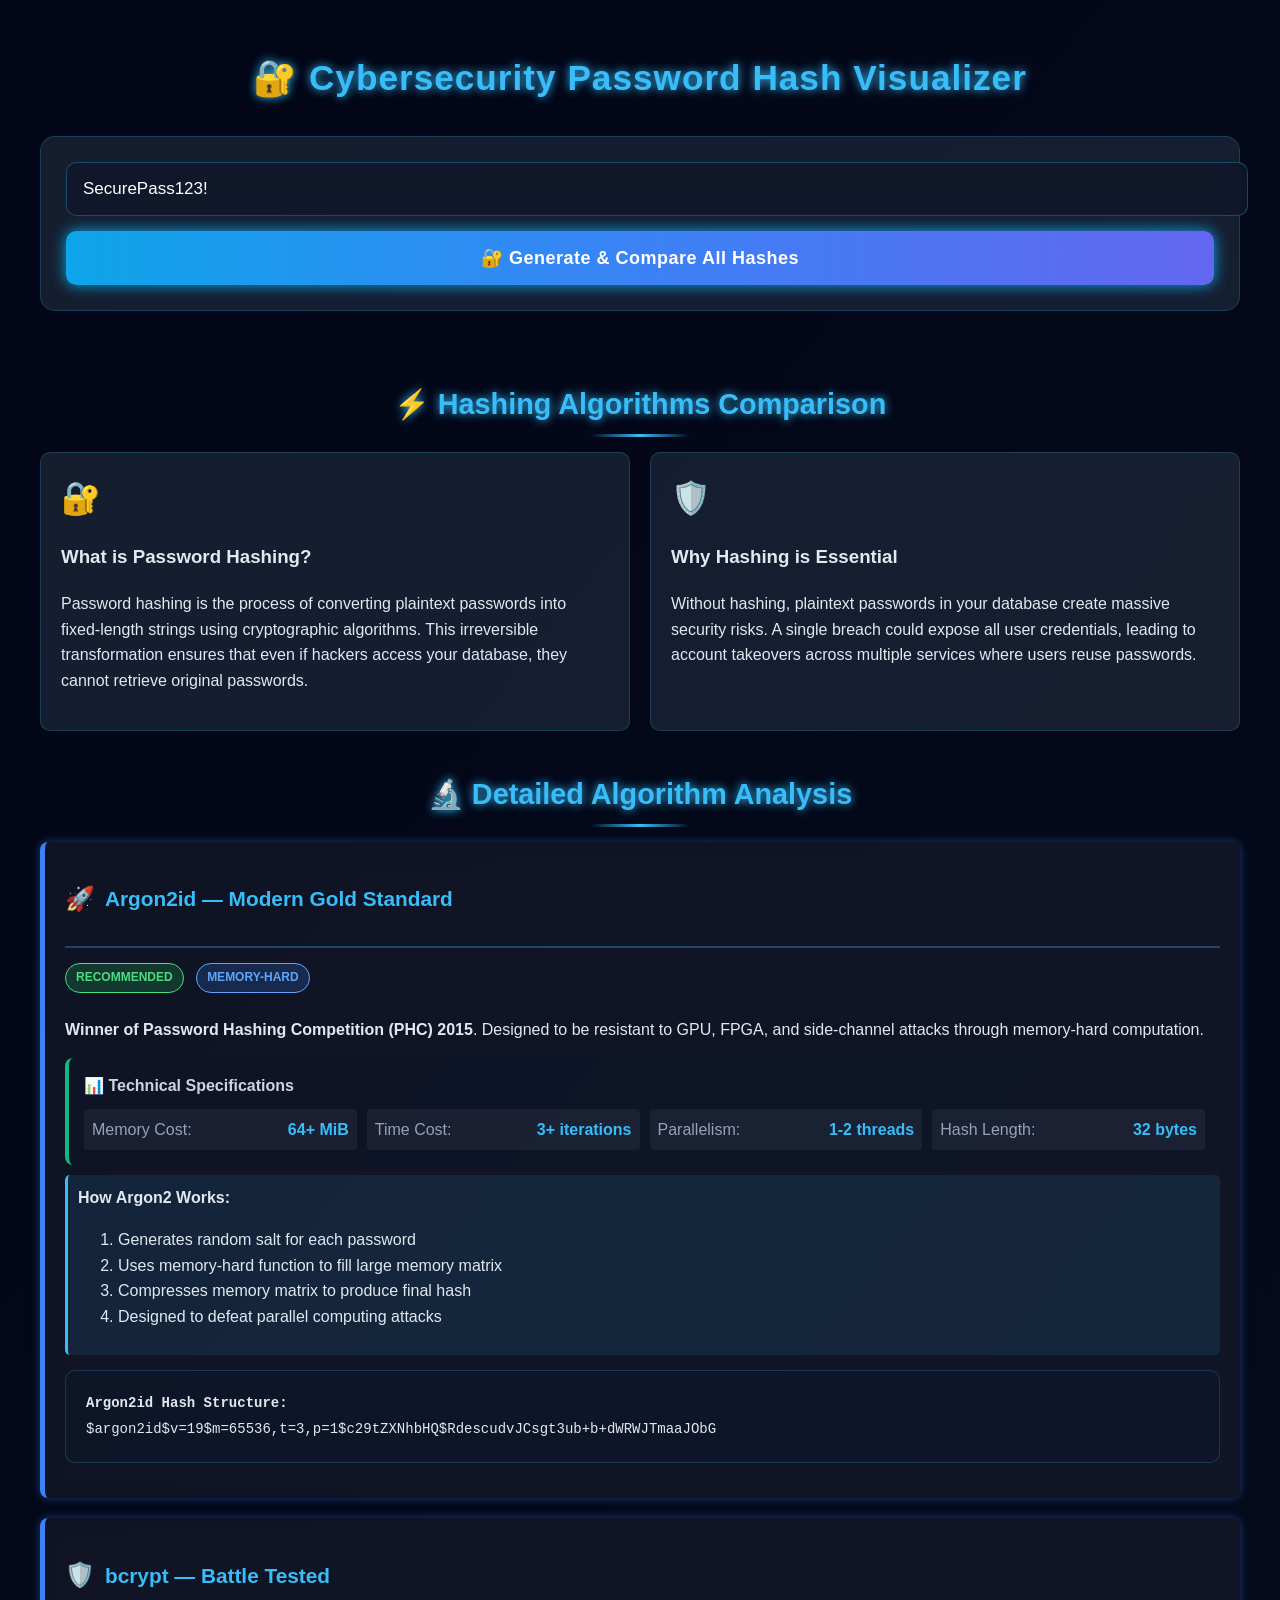
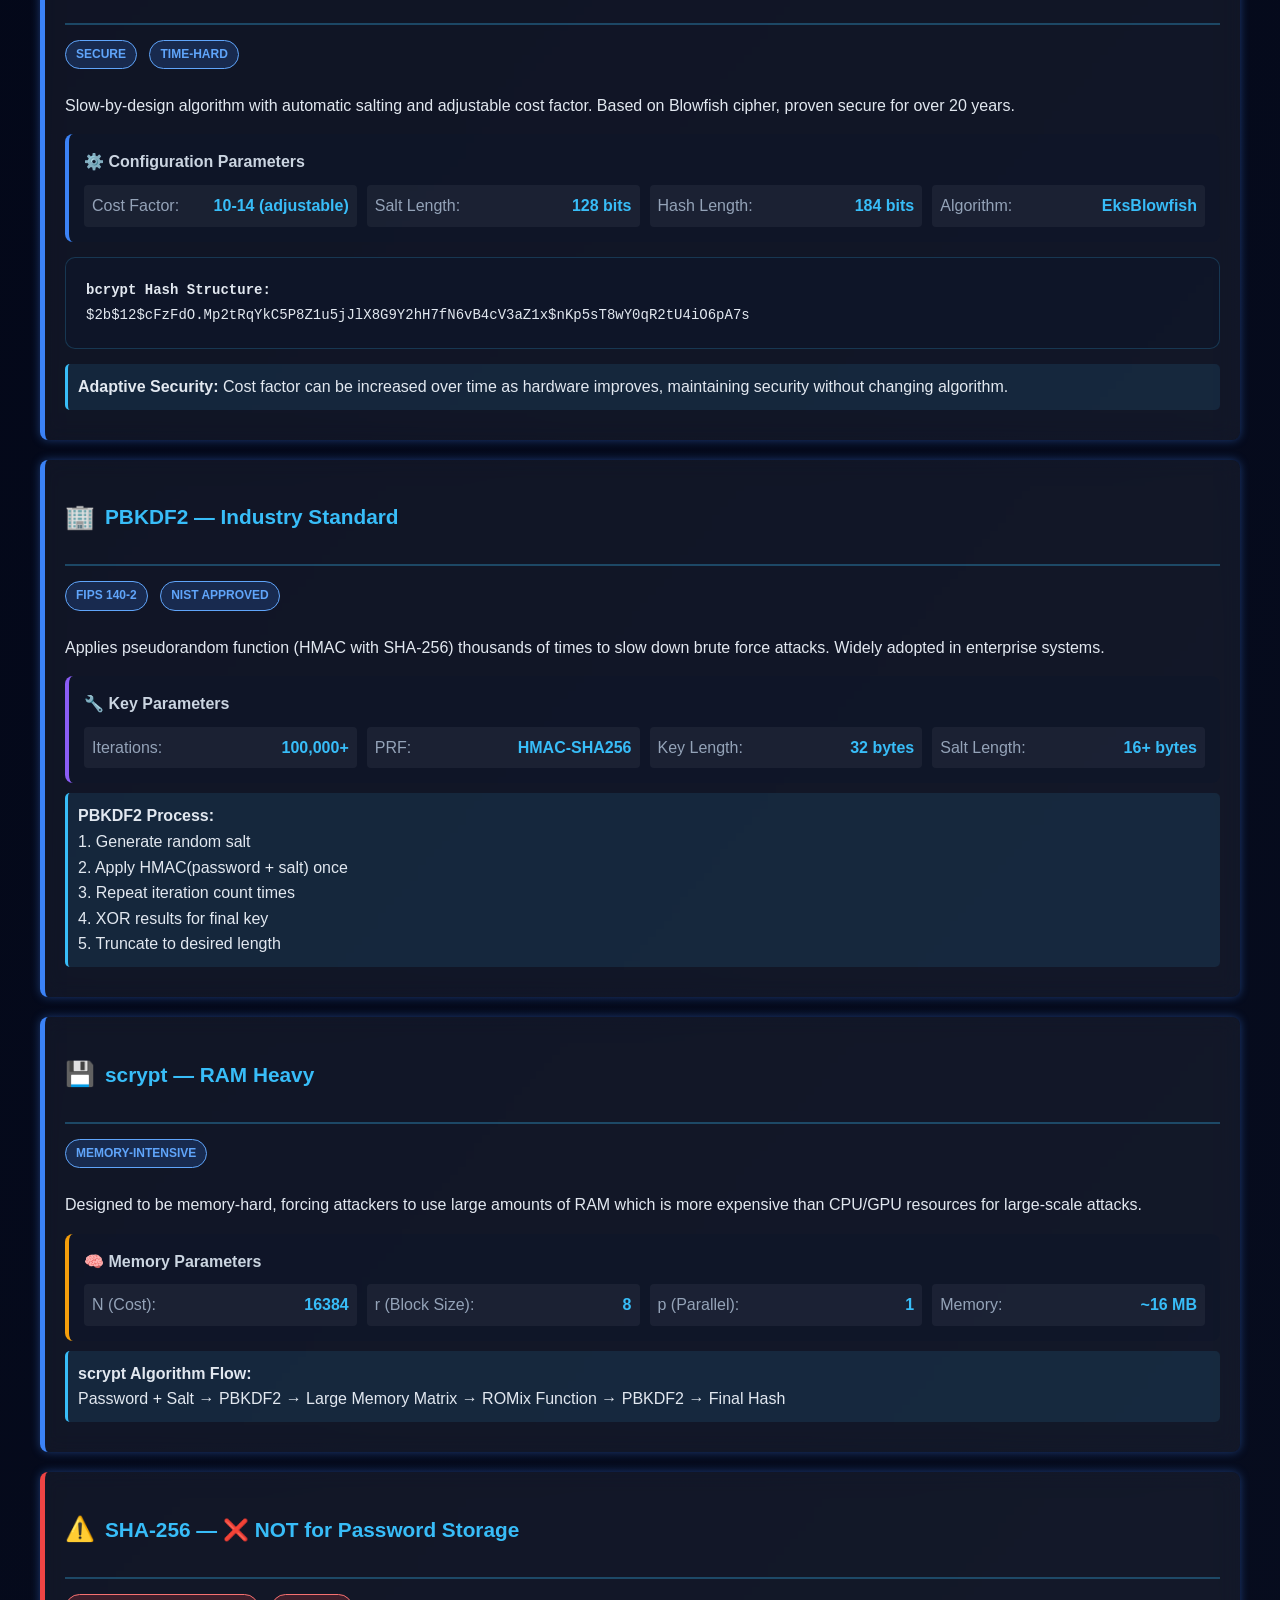
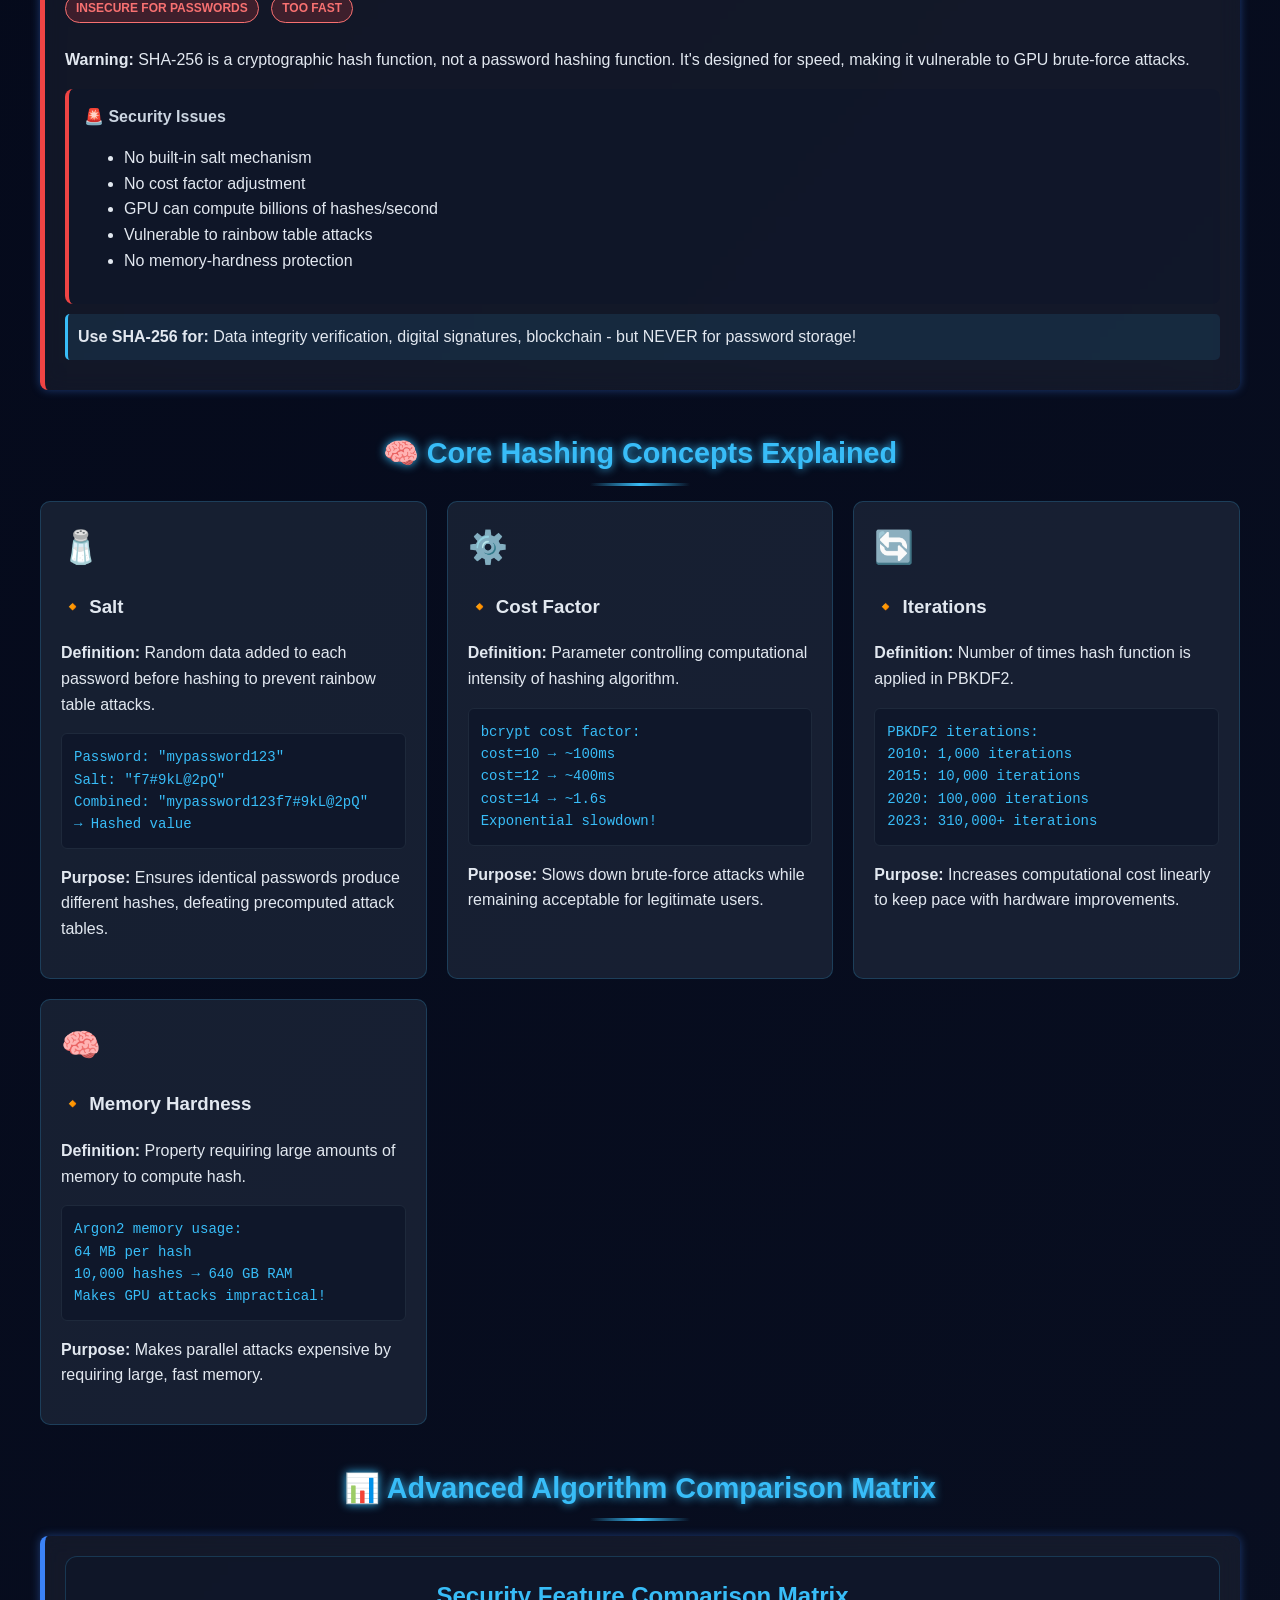
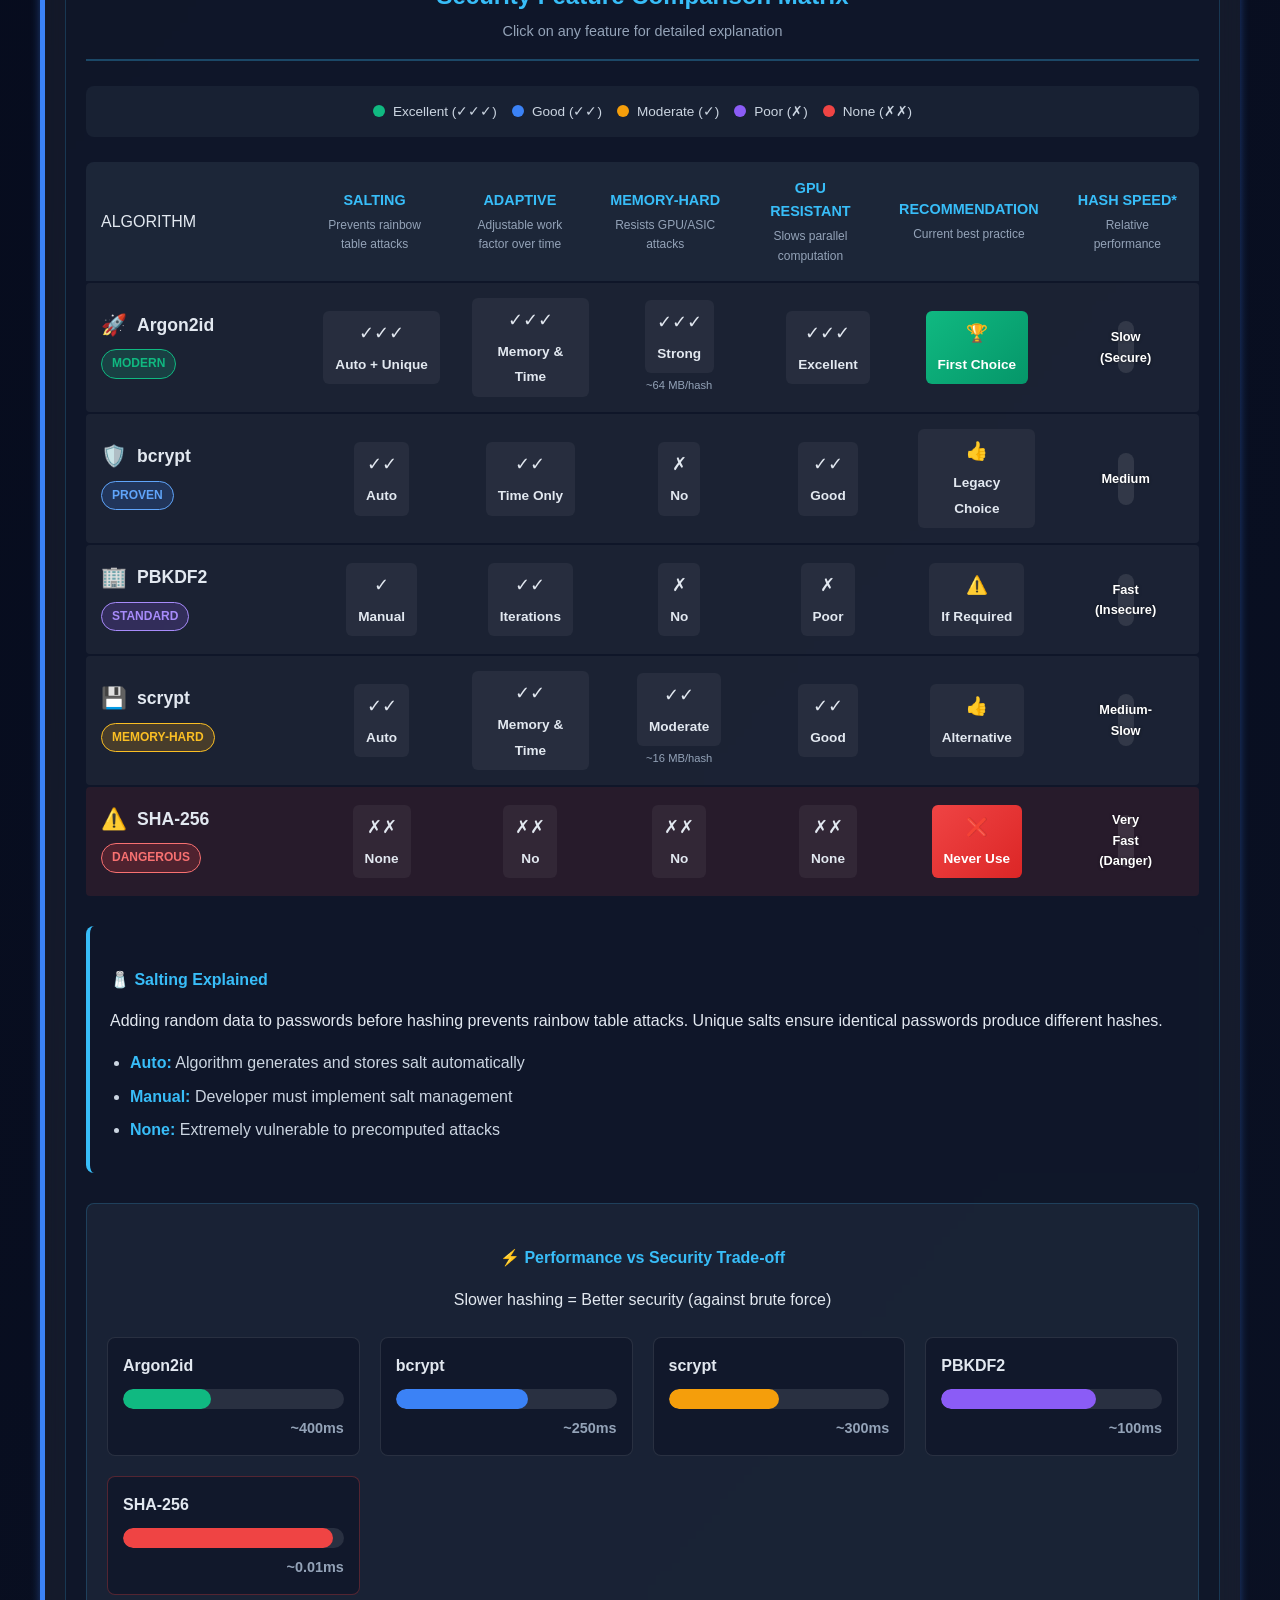
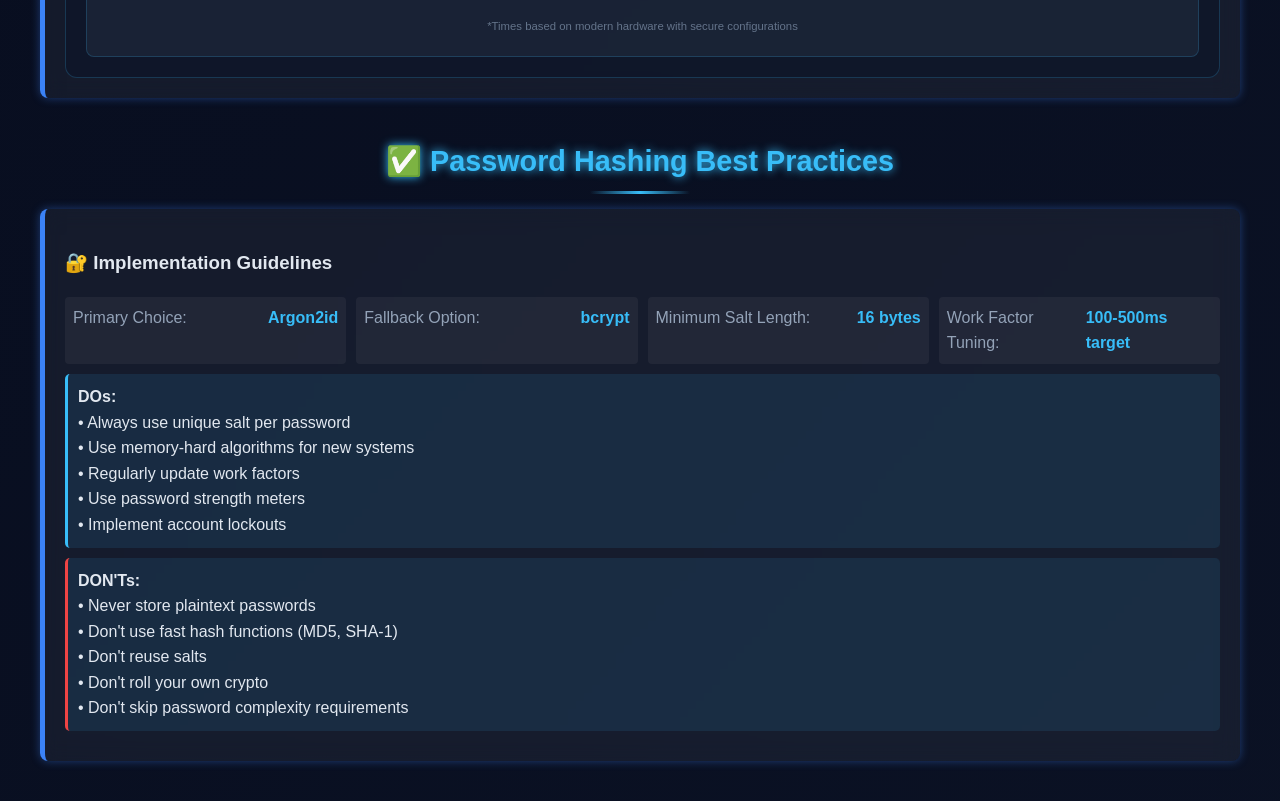
<file: templates/index.html>
<!DOCTYPE html>
<html lang="en">
<head>
    <meta name="google-site-verification" content="ffpjy5nk5dGR_YnHj6ZKzCvP-2A3bW9RWjU5xEVDvv0" />
<meta charset="UTF-8">
<meta name="viewport" content="width=device-width, initial-scale=1.0">
<title>Password Hash Visualizer - CyberSec Edition</title>

<!-- Google tag (gtag.js) -->
<script async src="https://www.googletagmanager.com/gtag/js?id=G-FW1101EPMQ"></script>
<script>
  window.dataLayer = window.dataLayer || [];
  function gtag(){dataLayer.push(arguments);}
  gtag('js', new Date());

  gtag('config', 'G-FW1101EPMQ');
</script>
<!-- Google Tag Manager -->
<script>(function(w,d,s,l,i){w[l]=w[l]||[];w[l].push({'gtm.start':
new Date().getTime(),event:'gtm.js'});var f=d.getElementsByTagName(s)[0],
j=d.createElement(s),dl=l!='dataLayer'?'&l='+l:'';j.async=true;j.src=
'https://www.googletagmanager.com/gtm.js?id='+i+dl;f.parentNode.insertBefore(j,f);
})(window,document,'script','dataLayer','GTM-PH375HLQ');</script>
<!-- End Google Tag Manager -->

<style>
    /* ========= GLOBAL STYLING ========= */
    body {
        margin: 0;
        padding: 0;
        font-family: "Segoe UI", Roboto, sans-serif;
        background: linear-gradient(130deg, #020617, #0f172a, #1e293b);
        background-size: 300% 300%;
        animation: bgMove 12s infinite alternate;
        color: #e2e8f0;
        line-height: 1.6;
    }

    @keyframes bgMove {
        0% { background-position: left top; }
        100% { background-position: right bottom; }
    }

    h2 {
        text-align: center;
        letter-spacing: 1px;
        margin-top: 30px;
        color: #38bdf8;
        text-shadow: 0 0 10px #38bdf8;
        font-size: 2.2rem;
    }

    /* ========= CONTAINER ========= */
    .container {
        max-width: 1200px;
        margin: auto;
        padding: 20px;
    }

    /* ========= INPUT + BUTTON ========= */
    .input-section {
        background: rgba(30, 41, 59, 0.7);
        padding: 25px;
        border-radius: 15px;
        margin-bottom: 30px;
        border: 1px solid rgba(56, 189, 248, 0.2);
    }

    input {
        width: 100%;
        padding: 16px;
        border-radius: 10px;
        border: none;
        background: rgba(15, 23, 42, 0.8);
        color: #fff;
        outline: none;
        font-size: 17px;
        backdrop-filter: blur(10px);
        margin-bottom: 15px;
        border: 1px solid rgba(56, 189, 248, 0.3);
        transition: all 0.3s;
    }

    input:focus {
        border-color: #38bdf8;
        box-shadow: 0 0 15px rgba(56, 189, 248, 0.4);
    }

    input::placeholder { color: #94a3b8; }

    button {
        width: 100%;
        padding: 16px;
        border-radius: 10px;
        border: none;
        cursor: pointer;
        background: linear-gradient(90deg, #0ea5e9, #3b82f6, #6366f1);
        color: #fff;
        font-size: 18px;
        font-weight: 600;
        letter-spacing: .5px;
        transition: .3s;
        box-shadow: 0 0 15px #0ea5e9;
    }

    button:hover {
        transform: scale(1.03);
        box-shadow: 0 0 25px #38bdf8;
    }

    /* ========= HASH OUTPUT ========= */
    .results-container {
        display: grid;
        grid-template-columns: repeat(auto-fit, minmax(350px, 1fr));
        gap: 20px;
        margin-top: 20px;
    }

    .algorithm-card {
        background: rgba(255,255,255,0.06);
        backdrop-filter: blur(12px);
        padding: 20px;
        border-radius: 12px;
        border: 1px solid rgba(255,255,255,0.12);
        box-shadow: 0 0 12px rgba(0,255,255,0.15);
        animation: fadeIn .4s ease;
        transition: transform 0.3s;
    }

    .algorithm-card:hover {
        transform: translateY(-5px);
    }

    .algorithm-header {
        display: flex;
        align-items: center;
        gap: 10px;
        margin-bottom: 15px;
        padding-bottom: 10px;
        border-bottom: 2px solid rgba(56, 189, 248, 0.3);
    }

    .algorithm-icon {
        font-size: 24px;
        color: #38bdf8;
    }

    .algorithm-title {
        font-size: 1.3rem;
        font-weight: 600;
        color: #38bdf8;
    }

    .algorithm-tag {
        display: inline-block;
        padding: 4px 12px;
        border-radius: 20px;
        font-size: 0.8rem;
        font-weight: 600;
        margin-right: 8px;
        margin-bottom: 8px;
    }

    .tag-recommended { background: rgba(34, 197, 94, 0.2); color: #4ade80; border: 1px solid #4ade80; }
    .tag-secure { background: rgba(59, 130, 246, 0.2); color: #60a5fa; border: 1px solid #60a5fa; }
    .tag-warning { background: rgba(239, 68, 68, 0.2); color: #f87171; border: 1px solid #f87171; }

    @keyframes fadeIn {
        from { opacity: 0; transform: translateY(15px); }
        to { opacity: 1; transform: translateY(0); }
    }

    /* Code-style hash box */
    .code-block {
        background: #0f172a;
        padding: 12px;
        margin-top: 10px;
        border-radius: 6px;
        font-family: "Consolas", monospace;
        color: #38bdf8;
        border: 1px solid #1e293b;
        font-size: 14px;
        overflow-x: auto;
    }

    .hash-output {
        word-break: break-all;
    }

    /* ========= INFO CARDS ========= */
    .info-box {
        background: rgba(255,255,255,0.05);
        backdrop-filter: blur(10px);
        padding: 20px;
        border-left: 5px solid #3b82f6;
        border-radius: 8px;
        margin: 20px 0;
        box-shadow: 0 0 10px rgba(59,130,246,0.4);
        transition: 0.3s;
    }

    .info-box:hover {
        transform: scale(1.01);
        box-shadow: 0 0 18px rgba(59,130,246,0.7);
    }

    .info-grid {
        display: grid;
        grid-template-columns: repeat(auto-fit, minmax(300px, 1fr));
        gap: 20px;
        margin-top: 20px;
    }

    .concept-card {
        background: rgba(30, 41, 59, 0.7);
        padding: 20px;
        border-radius: 10px;
        border: 1px solid rgba(56, 189, 248, 0.2);
    }

    .concept-icon {
        font-size: 32px;
        margin-bottom: 15px;
        color: #38bdf8;
    }

    /* ========= SECTION DIVIDER ========= */
    .divider {
        margin: 40px 0 25px;
        text-align: center;
        font-size: 1.8rem;
        color: #38bdf8;
        font-weight: bold;
        text-shadow: 0 0 10px #38bdf8;
        position: relative;
    }

    .divider::after {
        content: '';
        position: absolute;
        bottom: -10px;
        left: 50%;
        transform: translateX(-50%);
        width: 100px;
        height: 3px;
        background: linear-gradient(90deg, transparent, #38bdf8, transparent);
    }

    /* ========= ALGORITHM DETAILS ========= */
    .algorithm-details {
        margin-top: 15px;
        padding: 15px;
        background: rgba(15, 23, 42, 0.5);
        border-radius: 8px;
        border-left: 4px solid;
    }

    .details-title {
        font-weight: 600;
        color: #cbd5e1;
        margin-bottom: 10px;
        display: flex;
        align-items: center;
        gap: 8px;
    }

    .property-grid {
        display: grid;
        grid-template-columns: repeat(auto-fit, minmax(200px, 1fr));
        gap: 10px;
        margin-top: 10px;
    }

    .property {
        display: flex;
        justify-content: space-between;
        padding: 8px;
        background: rgba(255,255,255,0.05);
        border-radius: 4px;
    }

    .property-name {
        color: #94a3b8;
    }

    .property-value {
        color: #38bdf8;
        font-weight: 600;
    }

    /* ========= DIAGRAM STYLING ========= */
    .diagram {
        background: rgba(15, 23, 42, 0.8);
        padding: 20px;
        border-radius: 10px;
        margin: 15px 0;
        border: 1px solid rgba(56, 189, 248, 0.2);
        font-family: monospace;
        font-size: 14px;
        line-height: 1.8;
    }

    .process-step {
        margin: 10px 0;
        padding: 10px;
        background: rgba(56, 189, 248, 0.1);
        border-radius: 5px;
        border-left: 3px solid #38bdf8;
    }

    /* ========= RESPONSIVE ========= */
    @media (max-width: 768px) {
        .container {
            padding: 15px;
        }
        
        .results-container {
            grid-template-columns: 1fr;
        }
        
        h2 {
            font-size: 1.8rem;
        }
    }



     .algorithm-comparison {
        background: rgba(15, 23, 42, 0.8);
        border-radius: 12px;
        padding: 20px;
        border: 1px solid rgba(56, 189, 248, 0.2);
    }

    .comparison-header {
        text-align: center;
        margin-bottom: 25px;
        padding-bottom: 15px;
        border-bottom: 2px solid rgba(56, 189, 248, 0.3);
    }

    .comparison-title {
        font-size: 1.5rem;
        font-weight: 700;
        color: #38bdf8;
        margin-bottom: 5px;
    }

    .comparison-subtitle {
        color: #94a3b8;
        font-size: 0.9rem;
    }

    .feature-legend {
        display: flex;
        flex-wrap: wrap;
        gap: 15px;
        justify-content: center;
        margin-bottom: 25px;
        padding: 15px;
        background: rgba(30, 41, 59, 0.6);
        border-radius: 8px;
    }

    .legend-item {
        display: flex;
        align-items: center;
        gap: 8px;
        font-size: 0.85rem;
        color: #cbd5e1;
    }

    .legend-dot {
        width: 12px;
        height: 12px;
        border-radius: 50%;
    }

    .legend-dot.excellent { background: #10b981; }
    .legend-dot.good { background: #3b82f6; }
    .legend-dot.moderate { background: #f59e0b; }
    .legend-dot.poor { background: #8b5cf6; }
    .legend-dot.none { background: #ef4444; }

    /* Table Styles */
    .comparison-table {
        display: grid;
        grid-template-rows: auto repeat(5, auto);
        gap: 2px;
        margin-bottom: 30px;
    }

    .table-row {
        display: grid;
        grid-template-columns: 1.5fr repeat(6, 1fr);
        gap: 2px;
    }

    .table-row.header {
        background: rgba(30, 41, 59, 0.9);
        border-radius: 8px 8px 0 0;
    }

    .algorithm-row {
        background: rgba(255, 255, 255, 0.05);
        transition: all 0.3s;
        border-radius: 4px;
    }

    .algorithm-row:hover {
        background: rgba(56, 189, 248, 0.1);
        transform: translateY(-2px);
    }

    .algorithm-row.warning {
        background: rgba(239, 68, 68, 0.1);
    }

    .algorithm-row.warning:hover {
        background: rgba(239, 68, 68, 0.15);
    }

    .table-cell {
        padding: 15px;
        display: flex;
        flex-direction: column;
        justify-content: center;
    }

    .algorithm-col {
        align-items: flex-start;
    }

    .algorithm-name {
        display: flex;
        align-items: center;
        gap: 10px;
        font-weight: 600;
        font-size: 1.1rem;
        margin-bottom: 8px;
    }

    .algo-icon {
        font-size: 1.3rem;
    }

    .algorithm-tag {
        display: inline-block;
        padding: 4px 10px;
        border-radius: 15px;
        font-size: 0.75rem;
        font-weight: 600;
        text-transform: uppercase;
    }

    .algorithm-tag.modern {
        background: rgba(16, 185, 129, 0.2);
        color: #10b981;
        border: 1px solid #10b981;
    }

    .algorithm-tag.proven {
        background: rgba(59, 130, 246, 0.2);
        color: #60a5fa;
        border: 1px solid #60a5fa;
    }

    .algorithm-tag.standard {
        background: rgba(139, 92, 246, 0.2);
        color: #a78bfa;
        border: 1px solid #a78bfa;
    }

    .algorithm-tag.memory {
        background: rgba(245, 158, 11, 0.2);
        color: #fbbf24;
        border: 1px solid #fbbf24;
    }

    .algorithm-tag.danger {
        background: rgba(239, 68, 68, 0.2);
        color: #f87171;
        border: 1px solid #f87171;
    }

    .feature-col {
        align-items: center;
        text-align: center;
        cursor: pointer;
        transition: background 0.3s;
    }

    .feature-col:hover {
        background: rgba(56, 189, 248, 0.1);
    }

    .feature-name {
        font-weight: 600;
        font-size: 0.9rem;
        color: #38bdf8;
        display: block;
        margin-bottom: 4px;
    }

    .feature-desc {
        font-size: 0.75rem;
        color: #94a3b8;
        display: block;
    }

    .rating-box {
        padding: 8px 12px;
        border-radius: 6px;
        background: rgba(255, 255, 255, 0.05);
        transition: all 0.3s;
    }

    .rating-box:hover {
        transform: scale(1.05);
    }

    .rating-box[data-rating="excellent"] {
        background: rgba(16, 185, 129, 0.2);
        border: 1px solid #10b981;
    }

    .rating-box[data-rating="good"] {
        background: rgba(59, 130, 246, 0.2);
        border: 1px solid #3b82f6;
    }

    .rating-box[data-rating="moderate"] {
        background: rgba(245, 158, 11, 0.2);
        border: 1px solid #f59e0b;
    }

    .rating-box[data-rating="poor"] {
        background: rgba(139, 92, 246, 0.2);
        border: 1px solid #8b5cf6;
    }

    .rating-box[data-rating="none"] {
        background: rgba(239, 68, 68, 0.2);
        border: 1px solid #ef4444;
    }

    .rating-box.recommended {
        background: linear-gradient(135deg, #10b981, #059669);
        color: white;
        border: none;
    }

    .rating-box.danger {
        background: linear-gradient(135deg, #ef4444, #dc2626);
        color: white;
        border: none;
    }

    .rating-icon {
        font-size: 1.1rem;
        display: block;
        margin-bottom: 4px;
    }

    .rating-text {
        font-size: 0.85rem;
        font-weight: 600;
    }

    .feature-detail {
        font-size: 0.7rem;
        color: #94a3b8;
        margin-top: 4px;
    }

    .speed-meter {
        background: rgba(255, 255, 255, 0.1);
        border-radius: 10px;
        padding: 8px;
        position: relative;
        height: 36px;
    }

    .speed-bar {
        height: 20px;
        background: linear-gradient(90deg, #10b981, #ef4444);
        border-radius: 10px;
        transition: width 1s ease;
    }

    .speed-text {
        position: absolute;
        top: 50%;
        left: 50%;
        transform: translate(-50%, -50%);
        font-size: 0.8rem;
        font-weight: 600;
        color: white;
        text-shadow: 0 0 3px rgba(0, 0, 0, 0.5);
    }

    /* Feature Explanations */
    .feature-explanations {
        margin-top: 30px;
        padding: 20px;
        background: rgba(15, 23, 42, 0.6);
        border-radius: 8px;
        border-left: 4px solid #38bdf8;
    }

    .explanation {
        display: none;
        animation: fadeIn 0.5s ease;
    }

    .explanation.active {
        display: block;
    }

    .explanation h4 {
        color: #38bdf8;
        margin-bottom: 10px;
        display: flex;
        align-items: center;
        gap: 10px;
    }

    .explanation ul {
        margin: 10px 0;
        padding-left: 20px;
    }

    .explanation li {
        margin: 8px 0;
        color: #cbd5e1;
    }

    .explanation li strong {
        color: #38bdf8;
    }

    /* Performance Metrics */
    .performance-metrics {
        margin-top: 30px;
        padding: 20px;
        background: rgba(30, 41, 59, 0.7);
        border-radius: 8px;
        border: 1px solid rgba(56, 189, 248, 0.2);
    }

    .metric-header {
        text-align: center;
        margin-bottom: 25px;
    }

    .metric-header h4 {
        color: #38bdf8;
        margin-bottom: 5px;
    }

    .metrics-grid {
        display: grid;
        grid-template-columns: repeat(auto-fit, minmax(200px, 1fr));
        gap: 20px;
    }

    .metric {
        background: rgba(15, 23, 42, 0.8);
        padding: 15px;
        border-radius: 8px;
        border: 1px solid rgba(255, 255, 255, 0.1);
    }

    .metric.danger {
        border-color: rgba(239, 68, 68, 0.3);
    }

    .metric-label {
        font-weight: 600;
        margin-bottom: 10px;
        color: #e2e8f0;
    }

    .metric-bar-container {
        background: rgba(255, 255, 255, 0.1);
        border-radius: 10px;
        height: 20px;
        margin-bottom: 8px;
        overflow: hidden;
    }

    .metric-bar {
        height: 100%;
        border-radius: 10px;
        transition: width 1s ease;
    }

    .metric-value {
        text-align: right;
        font-size: 0.9rem;
        color: #94a3b8;
        font-weight: 600;
    }

    .metric-footer {
        text-align: center;
        margin-top: 20px;
        color: #64748b;
        font-size: 0.85rem;
    }

    /* Responsive Design */
    @media (max-width: 1200px) {
        .table-row {
            grid-template-columns: 1.2fr repeat(6, 1fr);
        }
    }

    @media (max-width: 992px) {
        .comparison-table {
            overflow-x: auto;
        }
        
        .table-row {
            grid-template-columns: 200px repeat(6, 150px);
            min-width: 1100px;
        }
    }

    @media (max-width: 768px) {
        .feature-legend {
            flex-direction: column;
            align-items: flex-start;
            gap: 10px;
        }
        
        .metrics-grid {
            grid-template-columns: 1fr;
        }
    }
</style>
</head>
<body>
    <!-- Google Tag Manager (noscript) -->
<noscript><iframe src="https://www.googletagmanager.com/ns.html?id=GTM-PH375HLQ"
height="0" width="0" style="display:none;visibility:hidden"></iframe></noscript>
<!-- End Google Tag Manager (noscript) -->

<div class="container">
    <h2>🔐 Cybersecurity Password Hash Visualizer</h2>
    
    <div class="input-section">
        <input id="password" type="text" placeholder="Enter a password to visualize hashing process">
        <button onclick="generateHashes()">🔐 Generate & Compare All Hashes</button>
    </div>

    <div id="results" class="results-container"></div>

    <!-- ALGORITHM COMPARISON SECTION -->
    <div class="divider">⚡ Hashing Algorithms Comparison</div>
    
    <div class="info-grid">
        <div class="concept-card">
            <div class="concept-icon">🔐</div>
            <h3>What is Password Hashing?</h3>
            <p>Password hashing is the process of converting plaintext passwords into fixed-length strings using cryptographic algorithms. This irreversible transformation ensures that even if hackers access your database, they cannot retrieve original passwords.</p>
        </div>
        
        <div class="concept-card">
            <div class="concept-icon">🛡️</div>
            <h3>Why Hashing is Essential</h3>
            <p>Without hashing, plaintext passwords in your database create massive security risks. A single breach could expose all user credentials, leading to account takeovers across multiple services where users reuse passwords.</p>
        </div>
    </div>

    <!-- DETAILED ALGORITHM INFORMATION -->
    <div class="divider">🔬 Detailed Algorithm Analysis</div>

    <!-- Argon2 -->
    <div class="info-box">
        <div class="algorithm-header">
            <div class="algorithm-icon">🚀</div>
            <h3 class="algorithm-title">Argon2id — Modern Gold Standard</h3>
        </div>
        <div class="algorithm-tag tag-recommended">RECOMMENDED</div>
        <div class="algorithm-tag tag-secure">MEMORY-HARD</div>
        
        <p><strong>Winner of Password Hashing Competition (PHC) 2015</strong>. Designed to be resistant to GPU, FPGA, and side-channel attacks through memory-hard computation.</p>
        
        <div class="algorithm-details" style="border-left-color: #10b981;">
            <div class="details-title">📊 Technical Specifications</div>
            <div class="property-grid">
                <div class="property">
                    <span class="property-name">Memory Cost:</span>
                    <span class="property-value">64+ MiB</span>
                </div>
                <div class="property">
                    <span class="property-name">Time Cost:</span>
                    <span class="property-value">3+ iterations</span>
                </div>
                <div class="property">
                    <span class="property-name">Parallelism:</span>
                    <span class="property-value">1-2 threads</span>
                </div>
                <div class="property">
                    <span class="property-name">Hash Length:</span>
                    <span class="property-value">32 bytes</span>
                </div>
            </div>
        </div>

        <div class="process-step">
            <strong>How Argon2 Works:</strong>
            <ol>
                <li>Generates random salt for each password</li>
                <li>Uses memory-hard function to fill large memory matrix</li>
                <li>Compresses memory matrix to produce final hash</li>
                <li>Designed to defeat parallel computing attacks</li>
            </ol>
        </div>

        <div class="diagram">
            <strong>Argon2id Hash Structure:</strong><br>
            $argon2id$v=19$m=65536,t=3,p=1$c29tZXNhbHQ$RdescudvJCsgt3ub+b+dWRWJTmaaJObG
        </div>
    </div>

    <!-- bcrypt -->
    <div class="info-box">
        <div class="algorithm-header">
            <div class="algorithm-icon">🛡️</div>
            <h3 class="algorithm-title">bcrypt — Battle Tested</h3>
        </div>
        <div class="algorithm-tag tag-secure">SECURE</div>
        <div class="algorithm-tag tag-secure">TIME-HARD</div>
        
        <p>Slow-by-design algorithm with automatic salting and adjustable cost factor. Based on Blowfish cipher, proven secure for over 20 years.</p>
        
        <div class="algorithm-details" style="border-left-color: #3b82f6;">
            <div class="details-title">⚙️ Configuration Parameters</div>
            <div class="property-grid">
                <div class="property">
                    <span class="property-name">Cost Factor:</span>
                    <span class="property-value">10-14 (adjustable)</span>
                </div>
                <div class="property">
                    <span class="property-name">Salt Length:</span>
                    <span class="property-value">128 bits</span>
                </div>
                <div class="property">
                    <span class="property-name">Hash Length:</span>
                    <span class="property-value">184 bits</span>
                </div>
                <div class="property">
                    <span class="property-name">Algorithm:</span>
                    <span class="property-value">EksBlowfish</span>
                </div>
            </div>
        </div>

        <div class="diagram">
            <strong>bcrypt Hash Structure:</strong><br>
            $2b$12$cFzFdO.Mp2tRqYkC5P8Z1u5jJlX8G9Y2hH7fN6vB4cV3aZ1x$nKp5sT8wY0qR2tU4iO6pA7s
        </div>

        <div class="process-step">
            <strong>Adaptive Security:</strong> Cost factor can be increased over time as hardware improves, maintaining security without changing algorithm.
        </div>
    </div>

    <!-- PBKDF2 -->
    <div class="info-box">
        <div class="algorithm-header">
            <div class="algorithm-icon">🏢</div>
            <h3 class="algorithm-title">PBKDF2 — Industry Standard</h3>
        </div>
        <div class="algorithm-tag tag-secure">FIPS 140-2</div>
        <div class="algorithm-tag tag-secure">NIST APPROVED</div>
        
        <p>Applies pseudorandom function (HMAC with SHA-256) thousands of times to slow down brute force attacks. Widely adopted in enterprise systems.</p>
        
        <div class="algorithm-details" style="border-left-color: #8b5cf6;">
            <div class="details-title">🔧 Key Parameters</div>
            <div class="property-grid">
                <div class="property">
                    <span class="property-name">Iterations:</span>
                    <span class="property-value">100,000+</span>
                </div>
                <div class="property">
                    <span class="property-name">PRF:</span>
                    <span class="property-value">HMAC-SHA256</span>
                </div>
                <div class="property">
                    <span class="property-name">Key Length:</span>
                    <span class="property-value">32 bytes</span>
                </div>
                <div class="property">
                    <span class="property-name">Salt Length:</span>
                    <span class="property-value">16+ bytes</span>
                </div>
            </div>
        </div>

        <div class="process-step">
            <strong>PBKDF2 Process:</strong><br>
            1. Generate random salt<br>
            2. Apply HMAC(password + salt) once<br>
            3. Repeat iteration count times<br>
            4. XOR results for final key<br>
            5. Truncate to desired length
        </div>
    </div>

    <!-- scrypt -->
    <div class="info-box">
        <div class="algorithm-header">
            <div class="algorithm-icon">💾</div>
            <h3 class="algorithm-title">scrypt — RAM Heavy</h3>
        </div>
        <div class="algorithm-tag tag-secure">MEMORY-INTENSIVE</div>
        
        <p>Designed to be memory-hard, forcing attackers to use large amounts of RAM which is more expensive than CPU/GPU resources for large-scale attacks.</p>
        
        <div class="algorithm-details" style="border-left-color: #f59e0b;">
            <div class="details-title">🧠 Memory Parameters</div>
            <div class="property-grid">
                <div class="property">
                    <span class="property-name">N (Cost):</span>
                    <span class="property-value">16384</span>
                </div>
                <div class="property">
                    <span class="property-name">r (Block Size):</span>
                    <span class="property-value">8</span>
                </div>
                <div class="property">
                    <span class="property-name">p (Parallel):</span>
                    <span class="property-value">1</span>
                </div>
                <div class="property">
                    <span class="property-name">Memory:</span>
                    <span class="property-value">~16 MB</span>
                </div>
            </div>
        </div>

        <div class="process-step">
            <strong>scrypt Algorithm Flow:</strong><br>
            Password + Salt → PBKDF2 → Large Memory Matrix → ROMix Function → PBKDF2 → Final Hash
        </div>
    </div>

    <!-- SHA-256 Warning -->
    <div class="info-box" style="border-left-color: #ef4444;">
        <div class="algorithm-header">
            <div class="algorithm-icon">⚠️</div>
            <h3 class="algorithm-title">SHA-256 — ❌ NOT for Password Storage</h3>
        </div>
        <div class="algorithm-tag tag-warning">INSECURE FOR PASSWORDS</div>
        <div class="algorithm-tag tag-warning">TOO FAST</div>
        
        <p><strong>Warning:</strong> SHA-256 is a cryptographic hash function, not a password hashing function. It's designed for speed, making it vulnerable to GPU brute-force attacks.</p>
        
        <div class="algorithm-details" style="border-left-color: #ef4444;">
            <div class="details-title">🚨 Security Issues</div>
            <ul>
                <li>No built-in salt mechanism</li>
                <li>No cost factor adjustment</li>
                <li>GPU can compute billions of hashes/second</li>
                <li>Vulnerable to rainbow table attacks</li>
                <li>No memory-hardness protection</li>
            </ul>
        </div>

        <div class="process-step">
            <strong>Use SHA-256 for:</strong> Data integrity verification, digital signatures, blockchain - but NEVER for password storage!
        </div>
    </div>

    <!-- HASHING CONCEPTS -->
    <div class="divider">🧠 Core Hashing Concepts Explained</div>
    
    <div class="info-grid">
        <div class="concept-card">
            <div class="concept-icon">🧂</div>
            <h3>🔸 Salt</h3>
            <p><strong>Definition:</strong> Random data added to each password before hashing to prevent rainbow table attacks.</p>
            <div class="code-block">
                Password: "mypassword123"<br>
                Salt: "f7#9kL@2pQ"<br>
                Combined: "mypassword123f7#9kL@2pQ"<br>
                → Hashed value
            </div>
            <p><strong>Purpose:</strong> Ensures identical passwords produce different hashes, defeating precomputed attack tables.</p>
        </div>

        <div class="concept-card">
            <div class="concept-icon">⚙️</div>
            <h3>🔸 Cost Factor</h3>
            <p><strong>Definition:</strong> Parameter controlling computational intensity of hashing algorithm.</p>
            <div class="code-block">
                bcrypt cost factor:<br>
                cost=10 → ~100ms<br>
                cost=12 → ~400ms<br>
                cost=14 → ~1.6s<br>
                Exponential slowdown!
            </div>
            <p><strong>Purpose:</strong> Slows down brute-force attacks while remaining acceptable for legitimate users.</p>
        </div>

        <div class="concept-card">
            <div class="concept-icon">🔄</div>
            <h3>🔸 Iterations</h3>
            <p><strong>Definition:</strong> Number of times hash function is applied in PBKDF2.</p>
            <div class="code-block">
                PBKDF2 iterations:<br>
                2010: 1,000 iterations<br>
                2015: 10,000 iterations<br>
                2020: 100,000 iterations<br>
                2023: 310,000+ iterations
            </div>
            <p><strong>Purpose:</strong> Increases computational cost linearly to keep pace with hardware improvements.</p>
        </div>

        <div class="concept-card">
            <div class="concept-icon">🧠</div>
            <h3>🔸 Memory Hardness</h3>
            <p><strong>Definition:</strong> Property requiring large amounts of memory to compute hash.</p>
            <div class="code-block">
                Argon2 memory usage:<br>
                64 MB per hash<br>
                10,000 hashes → 640 GB RAM<br>
                Makes GPU attacks impractical!
            </div>
            <p><strong>Purpose:</strong> Makes parallel attacks expensive by requiring large, fast memory.</p>
        </div>
    </div>

    <!-- SECURITY COMPARISON -->
<div class="divider">📊 Advanced Algorithm Comparison Matrix</div>

<div class="info-box">
    <div class="algorithm-comparison">
        <!-- Table Header -->
        <div class="comparison-header">
            <div class="comparison-title">Security Feature Comparison Matrix</div>
            <div class="comparison-subtitle">Click on any feature for detailed explanation</div>
        </div>

        <!-- Feature Legend -->
        <div class="feature-legend">
            <div class="legend-item">
                <span class="legend-dot excellent"></span>
                <span>Excellent (✓✓✓)</span>
            </div>
            <div class="legend-item">
                <span class="legend-dot good"></span>
                <span>Good (✓✓)</span>
            </div>
            <div class="legend-item">
                <span class="legend-dot moderate"></span>
                <span>Moderate (✓)</span>
            </div>
            <div class="legend-item">
                <span class="legend-dot poor"></span>
                <span>Poor (✗)</span>
            </div>
            <div class="legend-item">
                <span class="legend-dot none"></span>
                <span>None (✗✗)</span>
            </div>
        </div>

        <!-- Comparison Table -->
        <div class="comparison-table">
            <!-- Column Headers -->
            <div class="table-row header">
                <div class="table-cell algorithm-col">ALGORITHM</div>
                <div class="table-cell feature-col" data-feature="salt">
                    <span class="feature-name">SALTING</span>
                    <span class="feature-desc">Prevents rainbow table attacks</span>
                </div>
                <div class="table-cell feature-col" data-feature="adaptive">
                    <span class="feature-name">ADAPTIVE</span>
                    <span class="feature-desc">Adjustable work factor over time</span>
                </div>
                <div class="table-cell feature-col" data-feature="memory">
                    <span class="feature-name">MEMORY-HARD</span>
                    <span class="feature-desc">Resists GPU/ASIC attacks</span>
                </div>
                <div class="table-cell feature-col" data-feature="gpu">
                    <span class="feature-name">GPU RESISTANT</span>
                    <span class="feature-desc">Slows parallel computation</span>
                </div>
                <div class="table-cell feature-col" data-feature="recommended">
                    <span class="feature-name">RECOMMENDATION</span>
                    <span class="feature-desc">Current best practice</span>
                </div>
                <div class="table-cell feature-col" data-feature="speed">
                    <span class="feature-name">HASH SPEED*</span>
                    <span class="feature-desc">Relative performance</span>
                </div>
            </div>

            <!-- Argon2id Row -->
            <div class="table-row algorithm-row" data-algorithm="argon2id">
                <div class="table-cell algorithm-col">
                    <div class="algorithm-name">
                        <span class="algo-icon">🚀</span>
                        <span>Argon2id</span>
                    </div>
                    <div class="algorithm-tag modern">MODERN</div>
                </div>
                <div class="table-cell feature-col" data-rating="excellent">
                    <div class="rating-box">
                        <span class="rating-icon">✓✓✓</span>
                        <span class="rating-text">Auto + Unique</span>
                    </div>
                </div>
                <div class="table-cell feature-col" data-rating="excellent">
                    <div class="rating-box">
                        <span class="rating-icon">✓✓✓</span>
                        <span class="rating-text">Memory & Time</span>
                    </div>
                </div>
                <div class="table-cell feature-col" data-rating="excellent">
                    <div class="rating-box">
                        <span class="rating-icon">✓✓✓</span>
                        <span class="rating-text">Strong</span>
                    </div>
                    <div class="feature-detail">~64 MB/hash</div>
                </div>
                <div class="table-cell feature-col" data-rating="excellent">
                    <div class="rating-box">
                        <span class="rating-icon">✓✓✓</span>
                        <span class="rating-text">Excellent</span>
                    </div>
                </div>
                <div class="table-cell feature-col" data-rating="excellent">
                    <div class="rating-box recommended">
                        <span class="rating-icon">🏆</span>
                        <span class="rating-text">First Choice</span>
                    </div>
                </div>
                <div class="table-cell feature-col">
                    <div class="speed-meter">
                        <div class="speed-bar" style="width: 40%"></div>
                        <span class="speed-text">Slow (Secure)</span>
                    </div>
                </div>
            </div>

            <!-- bcrypt Row -->
            <div class="table-row algorithm-row" data-algorithm="bcrypt">
                <div class="table-cell algorithm-col">
                    <div class="algorithm-name">
                        <span class="algo-icon">🛡️</span>
                        <span>bcrypt</span>
                    </div>
                    <div class="algorithm-tag proven">PROVEN</div>
                </div>
                <div class="table-cell feature-col" data-rating="good">
                    <div class="rating-box">
                        <span class="rating-icon">✓✓</span>
                        <span class="rating-text">Auto</span>
                    </div>
                </div>
                <div class="table-cell feature-col" data-rating="good">
                    <div class="rating-box">
                        <span class="rating-icon">✓✓</span>
                        <span class="rating-text">Time Only</span>
                    </div>
                </div>
                <div class="table-cell feature-col" data-rating="poor">
                    <div class="rating-box">
                        <span class="rating-icon">✗</span>
                        <span class="rating-text">No</span>
                    </div>
                </div>
                <div class="table-cell feature-col" data-rating="good">
                    <div class="rating-box">
                        <span class="rating-icon">✓✓</span>
                        <span class="rating-text">Good</span>
                    </div>
                </div>
                <div class="table-cell feature-col" data-rating="good">
                    <div class="rating-box">
                        <span class="rating-icon">👍</span>
                        <span class="rating-text">Legacy Choice</span>
                    </div>
                </div>
                <div class="table-cell feature-col">
                    <div class="speed-meter">
                        <div class="speed-bar" style="width: 60%"></div>
                        <span class="speed-text">Medium</span>
                    </div>
                </div>
            </div>

            <!-- PBKDF2 Row -->
            <div class="table-row algorithm-row" data-algorithm="pbkdf2">
                <div class="table-cell algorithm-col">
                    <div class="algorithm-name">
                        <span class="algo-icon">🏢</span>
                        <span>PBKDF2</span>
                    </div>
                    <div class="algorithm-tag standard">STANDARD</div>
                </div>
                <div class="table-cell feature-col" data-rating="moderate">
                    <div class="rating-box">
                        <span class="rating-icon">✓</span>
                        <span class="rating-text">Manual</span>
                    </div>
                </div>
                <div class="table-cell feature-col" data-rating="good">
                    <div class="rating-box">
                        <span class="rating-icon">✓✓</span>
                        <span class="rating-text">Iterations</span>
                    </div>
                </div>
                <div class="table-cell feature-col" data-rating="poor">
                    <div class="rating-box">
                        <span class="rating-icon">✗</span>
                        <span class="rating-text">No</span>
                    </div>
                </div>
                <div class="table-cell feature-col" data-rating="poor">
                    <div class="rating-box">
                        <span class="rating-icon">✗</span>
                        <span class="rating-text">Poor</span>
                    </div>
                </div>
                <div class="table-cell feature-col" data-rating="moderate">
                    <div class="rating-box">
                        <span class="rating-icon">⚠️</span>
                        <span class="rating-text">If Required</span>
                    </div>
                </div>
                <div class="table-cell feature-col">
                    <div class="speed-meter">
                        <div class="speed-bar" style="width: 70%"></div>
                        <span class="speed-text">Fast (Insecure)</span>
                    </div>
                </div>
            </div>

            <!-- scrypt Row -->
            <div class="table-row algorithm-row" data-algorithm="scrypt">
                <div class="table-cell algorithm-col">
                    <div class="algorithm-name">
                        <span class="algo-icon">💾</span>
                        <span>scrypt</span>
                    </div>
                    <div class="algorithm-tag memory">MEMORY-HARD</div>
                </div>
                <div class="table-cell feature-col" data-rating="good">
                    <div class="rating-box">
                        <span class="rating-icon">✓✓</span>
                        <span class="rating-text">Auto</span>
                    </div>
                </div>
                <div class="table-cell feature-col" data-rating="good">
                    <div class="rating-box">
                        <span class="rating-icon">✓✓</span>
                        <span class="rating-text">Memory & Time</span>
                    </div>
                </div>
                <div class="table-cell feature-col" data-rating="good">
                    <div class="rating-box">
                        <span class="rating-icon">✓✓</span>
                        <span class="rating-text">Moderate</span>
                    </div>
                    <div class="feature-detail">~16 MB/hash</div>
                </div>
                <div class="table-cell feature-col" data-rating="good">
                    <div class="rating-box">
                        <span class="rating-icon">✓✓</span>
                        <span class="rating-text">Good</span>
                    </div>
                </div>
                <div class="table-cell feature-col" data-rating="good">
                    <div class="rating-box">
                        <span class="rating-icon">👍</span>
                        <span class="rating-text">Alternative</span>
                    </div>
                </div>
                <div class="table-cell feature-col">
                    <div class="speed-meter">
                        <div class="speed-bar" style="width: 50%"></div>
                        <span class="speed-text">Medium-Slow</span>
                    </div>
                </div>
            </div>

            <!-- SHA-256 Warning Row -->
            <div class="table-row algorithm-row warning" data-algorithm="sha256">
                <div class="table-cell algorithm-col">
                    <div class="algorithm-name">
                        <span class="algo-icon">⚠️</span>
                        <span>SHA-256</span>
                    </div>
                    <div class="algorithm-tag danger">DANGEROUS</div>
                </div>
                <div class="table-cell feature-col" data-rating="none">
                    <div class="rating-box">
                        <span class="rating-icon">✗✗</span>
                        <span class="rating-text">None</span>
                    </div>
                </div>
                <div class="table-cell feature-col" data-rating="none">
                    <div class="rating-box">
                        <span class="rating-icon">✗✗</span>
                        <span class="rating-text">No</span>
                    </div>
                </div>
                <div class="table-cell feature-col" data-rating="none">
                    <div class="rating-box">
                        <span class="rating-icon">✗✗</span>
                        <span class="rating-text">No</span>
                    </div>
                </div>
                <div class="table-cell feature-col" data-rating="none">
                    <div class="rating-box">
                        <span class="rating-icon">✗✗</span>
                        <span class="rating-text">None</span>
                    </div>
                </div>
                <div class="table-cell feature-col" data-rating="none">
                    <div class="rating-box danger">
                        <span class="rating-icon">❌</span>
                        <span class="rating-text">Never Use</span>
                    </div>
                </div>
                <div class="table-cell feature-col">
                    <div class="speed-meter">
                        <div class="speed-bar" style="width: 95%"></div>
                        <span class="speed-text">Very Fast (Danger)</span>
                    </div>
                </div>
            </div>
        </div>

        <!-- Detailed Feature Explanations -->
        <div class="feature-explanations">
            <div class="explanation active" data-feature="salt">
                <h4>🧂 Salting Explained</h4>
                <p>Adding random data to passwords before hashing prevents rainbow table attacks. Unique salts ensure identical passwords produce different hashes.</p>
                <ul>
                    <li><strong>Auto:</strong> Algorithm generates and stores salt automatically</li>
                    <li><strong>Manual:</strong> Developer must implement salt management</li>
                    <li><strong>None:</strong> Extremely vulnerable to precomputed attacks</li>
                </ul>
            </div>
            <div class="explanation" data-feature="adaptive">
                <h4>⚙️ Adaptability Explained</h4>
                <p>Ability to adjust computational cost over time to counter hardware improvements and maintain security.</p>
                <ul>
                    <li><strong>Memory & Time:</strong> Can adjust both memory usage and iteration count</li>
                    <li><strong>Time Only:</strong> Can only adjust iteration count/work factor</li>
                    <li><strong>Iterations:</strong> Only linear time adjustments possible</li>
                </ul>
            </div>
            <div class="explanation" data-feature="memory">
                <h4>🧠 Memory-Hardness Explained</h4>
                <p>Requires large, fast memory during computation, making GPU/ASIC attacks expensive and impractical.</p>
                <ul>
                    <li><strong>Strong:</strong> 64+ MB per hash - defeats GPU clusters</li>
                    <li><strong>Moderate:</strong> 16+ MB per hash - raises attack cost</li>
                    <li><strong>No:</strong> Minimal memory - easy to parallelize</li>
                </ul>
            </div>
            <div class="explanation" data-feature="gpu">
                <h4>🎮 GPU Resistance Explained</h4>
                <p>Resistance to parallel computation attacks using GPUs or custom hardware.</p>
                <ul>
                    <li><strong>Excellent:</strong> Memory-hard design defeats parallel attacks</li>
                    <li><strong>Good:</strong> Time-hard design slows parallel attacks</li>
                    <li><strong>Poor:</strong> Easily parallelized on GPU hardware</li>
                </ul>
            </div>
        </div>

        <!-- Performance Metrics -->
        <div class="performance-metrics">
            <div class="metric-header">
                <h4>⚡ Performance vs Security Trade-off</h4>
                <p>Slower hashing = Better security (against brute force)</p>
            </div>
            <div class="metrics-grid">
                <div class="metric">
                    <div class="metric-label">Argon2id</div>
                    <div class="metric-bar-container">
                        <div class="metric-bar" style="width: 40%; background: #10b981;"></div>
                    </div>
                    <div class="metric-value">~400ms</div>
                </div>
                <div class="metric">
                    <div class="metric-label">bcrypt</div>
                    <div class="metric-bar-container">
                        <div class="metric-bar" style="width: 60%; background: #3b82f6;"></div>
                    </div>
                    <div class="metric-value">~250ms</div>
                </div>
                <div class="metric">
                    <div class="metric-label">scrypt</div>
                    <div class="metric-bar-container">
                        <div class="metric-bar" style="width: 50%; background: #f59e0b;"></div>
                    </div>
                    <div class="metric-value">~300ms</div>
                </div>
                <div class="metric">
                    <div class="metric-label">PBKDF2</div>
                    <div class="metric-bar-container">
                        <div class="metric-bar" style="width: 70%; background: #8b5cf6;"></div>
                    </div>
                    <div class="metric-value">~100ms</div>
                </div>
                <div class="metric danger">
                    <div class="metric-label">SHA-256</div>
                    <div class="metric-bar-container">
                        <div class="metric-bar" style="width: 95%; background: #ef4444;"></div>
                    </div>
                    <div class="metric-value">~0.01ms</div>
                </div>
            </div>
            <div class="metric-footer">
                <small>*Times based on modern hardware with secure configurations</small>
            </div>
        </div>
    </div>
</div>

    <!-- BEST PRACTICES -->
    <div class="divider">✅ Password Hashing Best Practices</div>
    
    <div class="info-box">
        <h3>🔐 Implementation Guidelines</h3>
        <div class="property-grid">
            <div class="property">
                <span class="property-name">Primary Choice:</span>
                <span class="property-value">Argon2id</span>
            </div>
            <div class="property">
                <span class="property-name">Fallback Option:</span>
                <span class="property-value">bcrypt</span>
            </div>
            <div class="property">
                <span class="property-name">Minimum Salt Length:</span>
                <span class="property-value">16 bytes</span>
            </div>
            <div class="property">
                <span class="property-name">Work Factor Tuning:</span>
                <span class="property-value">100-500ms target</span>
            </div>
        </div>
        
        <div class="process-step">
            <strong>DOs:</strong><br>
            • Always use unique salt per password<br>
            • Use memory-hard algorithms for new systems<br>
            • Regularly update work factors<br>
            • Use password strength meters<br>
            • Implement account lockouts
        </div>
        
        <div class="process-step" style="border-left-color: #ef4444;">
            <strong>DON'Ts:</strong><br>
            • Never store plaintext passwords<br>
            • Don't use fast hash functions (MD5, SHA-1)<br>
            • Don't reuse salts<br>
            • Don't roll your own crypto<br>
            • Don't skip password complexity requirements
        </div>
    </div>
</div>

<script>
// Sample hash generation for demonstration
async function generateHashes() {
    const password = document.getElementById("password").value.trim();
    
    if (!password) {
        alert("Please enter a password to hash!");
        return;
    }
    
    // Clear previous results
    const resultsDiv = document.getElementById("results");
    resultsDiv.innerHTML = "";
    
    // Simulate loading
    resultsDiv.innerHTML = `<div class="algorithm-card"><div class="code-block">Generating hashes... This simulates the computational work of secure hashing algorithms.</div></div>`;
    
    // Simulate delay for demonstration
    setTimeout(() => {
        // Generate hashes (this is a simulation - in real implementation, use proper libraries)
        const salt = generateRandomSalt();
        const hashes = {
            "argon2id": {
                hash: simulateArgon2Hash(password, salt),
                salt: salt,
                details: "Memory-hard, GPU-resistant, PHC winner"
            },
            "bcrypt": {
                hash: simulateBcryptHash(password, salt),
                salt: salt,
                details: "Time-hard, adaptive cost, battle-tested"
            },
            "pbkdf2": {
                hash: simulatePBKDF2Hash(password, salt),
                salt: salt,
                details: "NIST-approved, FIPS 140-2 compliant"
            },
            "scrypt": {
                hash: simulateScryptHash(password, salt),
                salt: salt,
                details: "Memory-intensive, designed for large-scale protection"
            },
            "sha256": {
                hash: simulateSHA256Hash(password),
                salt: "None (vulnerable to rainbow tables)",
                details: "Fast - NOT RECOMMENDED for password storage"
            }
        };
        
        // Display results
        displayHashes(hashes);
    }, 500);
}

function generateRandomSalt() {
    const chars = 'ABCDEFGHIJKLMNOPQRSTUVWXYZabcdefghijklmnopqrstuvwxyz0123456789!@#$%^&*';
    let salt = '';
    for (let i = 0; i < 16; i++) {
        salt += chars.charAt(Math.floor(Math.random() * chars.length));
    }
    return salt;
}

function simulateArgon2Hash(password, salt) {
    // Simulated Argon2 hash
    return `$argon2id$v=19$m=65536,t=3,p=1$${btoa(salt).slice(0,22)}$${btoa(password + salt).slice(0,43)}`;
}

function simulateBcryptHash(password, salt) {
    // Simulated bcrypt hash
    return `$2b$12$${btoa(salt).slice(0,22)}$${btoa(password + salt).slice(0,31)}`;
}

function simulatePBKDF2Hash(password, salt) {
    // Simulated PBKDF2 hash
    const iterations = 310000;
    return `pbkdf2_sha256$${iterations}$${btoa(salt)}$${btoa(password + salt).slice(0,44)}`;
}

function simulateScryptHash(password, salt) {
    // Simulated scrypt hash
    return `SCRYPT:16384:8:1$${btoa(salt)}$${btoa(password + salt).slice(0,43)}`;
}

function simulateSHA256Hash(password) {
    // Simulated SHA256 hash (fast - for demonstration only)
    return Array.from({length: 64}, () => 
        Math.floor(Math.random() * 16).toString(16)
    ).join('');
}

function displayHashes(hashes) {
    const resultsDiv = document.getElementById("results");
    resultsDiv.innerHTML = "";
    
    for (const [algo, data] of Object.entries(hashes)) {
        const card = document.createElement("div");
        card.className = "algorithm-card";
        
        const tags = {
            "argon2id": '<span class="algorithm-tag tag-recommended">RECOMMENDED</span><span class="algorithm-tag tag-secure">MEMORY-HARD</span>',
            "bcrypt": '<span class="algorithm-tag tag-secure">SECURE</span><span class="algorithm-tag tag-secure">BATTLE-TESTED</span>',
            "pbkdf2": '<span class="algorithm-tag tag-secure">INDUSTRY STD</span><span class="algorithm-tag tag-secure">NIST APPROVED</span>',
            "scrypt": '<span class="algorithm-tag tag-secure">MEMORY-INTENSIVE</span>',
            "sha256": '<span class="algorithm-tag tag-warning">INSECURE</span><span class="algorithm-tag tag-warning">NOT FOR PASSWORDS</span>'
        };
        
        card.innerHTML = `
            <div class="algorithm-header">
                <div class="algorithm-icon">${getAlgorithmIcon(algo)}</div>
                <h3 class="algorithm-title">${algo.toUpperCase()}</h3>
            </div>
            ${tags[algo]}
            <p><strong>${data.details}</strong></p>
            <div class="code-block">
                <strong>Hash:</strong><br>
                <span class="hash-output">${data.hash}</span>
            </div>
            <div class="code-block">
                <strong>Salt:</strong> ${data.salt}
            </div>
            <div class="algorithm-details">
                <div class="details-title">${getAlgorithmInfo(algo).title}</div>
                <p>${getAlgorithmInfo(algo).description}</p>
            </div>
        `;
        
        resultsDiv.appendChild(card);
    }
}

function getAlgorithmIcon(algo) {
    const icons = {
        "argon2id": "🚀",
        "bcrypt": "🛡️",
        "pbkdf2": "🏢",
        "scrypt": "💾",
        "sha256": "⚠️"
    };
    return icons[algo] || "🔐";
}

function getAlgorithmInfo(algo) {
    const info = {
        "argon2id": {
            title: "Why Argon2id is Best",
            description: "Won Password Hashing Competition 2015. Memory-hard design defeats GPU/FPGA attacks. Configurable memory, time, and parallelism parameters."
        },
        "bcrypt": {
            title: "Proven Security",
            description: "20+ years of security testing. Adaptive cost factor (work factor) can be increased as hardware improves. Built-in salt generation."
        },
        "pbkdf2": {
            title: "Enterprise Standard",
            description: "FIPS 140-2 compliant. NIST SP 800-132 approved. Predictable performance, easy to implement correctly."
        },
        "scrypt": {
            title: "Memory Intensive",
            description: "Designed to require large amounts of memory, making parallel attacks expensive. Good protection against custom hardware attacks."
        },
        "sha256": {
            title: "⚠️ Security Warning",
            description: "SHA-256 is NOT designed for password hashing! It's too fast, enabling billions of hashes/second on GPUs. No built-in salt or cost factor."
        }
    };
    return info[algo] || {title: "Algorithm", description: ""};
}

// Initialize with sample password
window.addEventListener('DOMContentLoaded', () => {
    document.getElementById('password').value = 'SecurePass123!';
});


document.addEventListener('DOMContentLoaded', function() {
    // Feature column click handlers
    const featureCols = document.querySelectorAll('.feature-col[data-feature]');
    const explanations = document.querySelectorAll('.explanation');
    
    featureCols.forEach(col => {
        col.addEventListener('click', function() {
            const feature = this.dataset.feature;
            
            // Hide all explanations
            explanations.forEach(exp => {
                exp.classList.remove('active');
            });
            
            // Show selected explanation
            const selectedExp = document.querySelector(`.explanation[data-feature="${feature}"]`);
            if (selectedExp) {
                selectedExp.classList.add('active');
            }
        });
    });
    
    // Algorithm row hover effects
    const algorithmRows = document.querySelectorAll('.algorithm-row');
    
    algorithmRows.forEach(row => {
        row.addEventListener('mouseenter', function() {
            const algorithm = this.dataset.algorithm;
            highlightAlgorithm(algorithm);
        });
        
        row.addEventListener('mouseleave', function() {
            clearHighlights();
        });
    });
    
    function highlightAlgorithm(algorithm) {
        algorithmRows.forEach(row => {
            if (row.dataset.algorithm === algorithm) {
                row.style.transform = 'scale(1.02)';
                row.style.boxShadow = '0 5px 20px rgba(56, 189, 248, 0.3)';
            } else {
                row.style.opacity = '0.7';
            }
        });
    }
    
    function clearHighlights() {
        algorithmRows.forEach(row => {
            row.style.transform = '';
            row.style.boxShadow = '';
            row.style.opacity = '';
        });
    }
    
    // Performance metrics animation
    const metricBars = document.querySelectorAll('.metric-bar, .speed-bar');
    
    metricBars.forEach(bar => {
        const width = bar.style.width;
        bar.style.width = '0';
        
        setTimeout(() => {
            bar.style.width = width;
        }, 300);
    });
});
</script>

</body>
</html>
</file>
